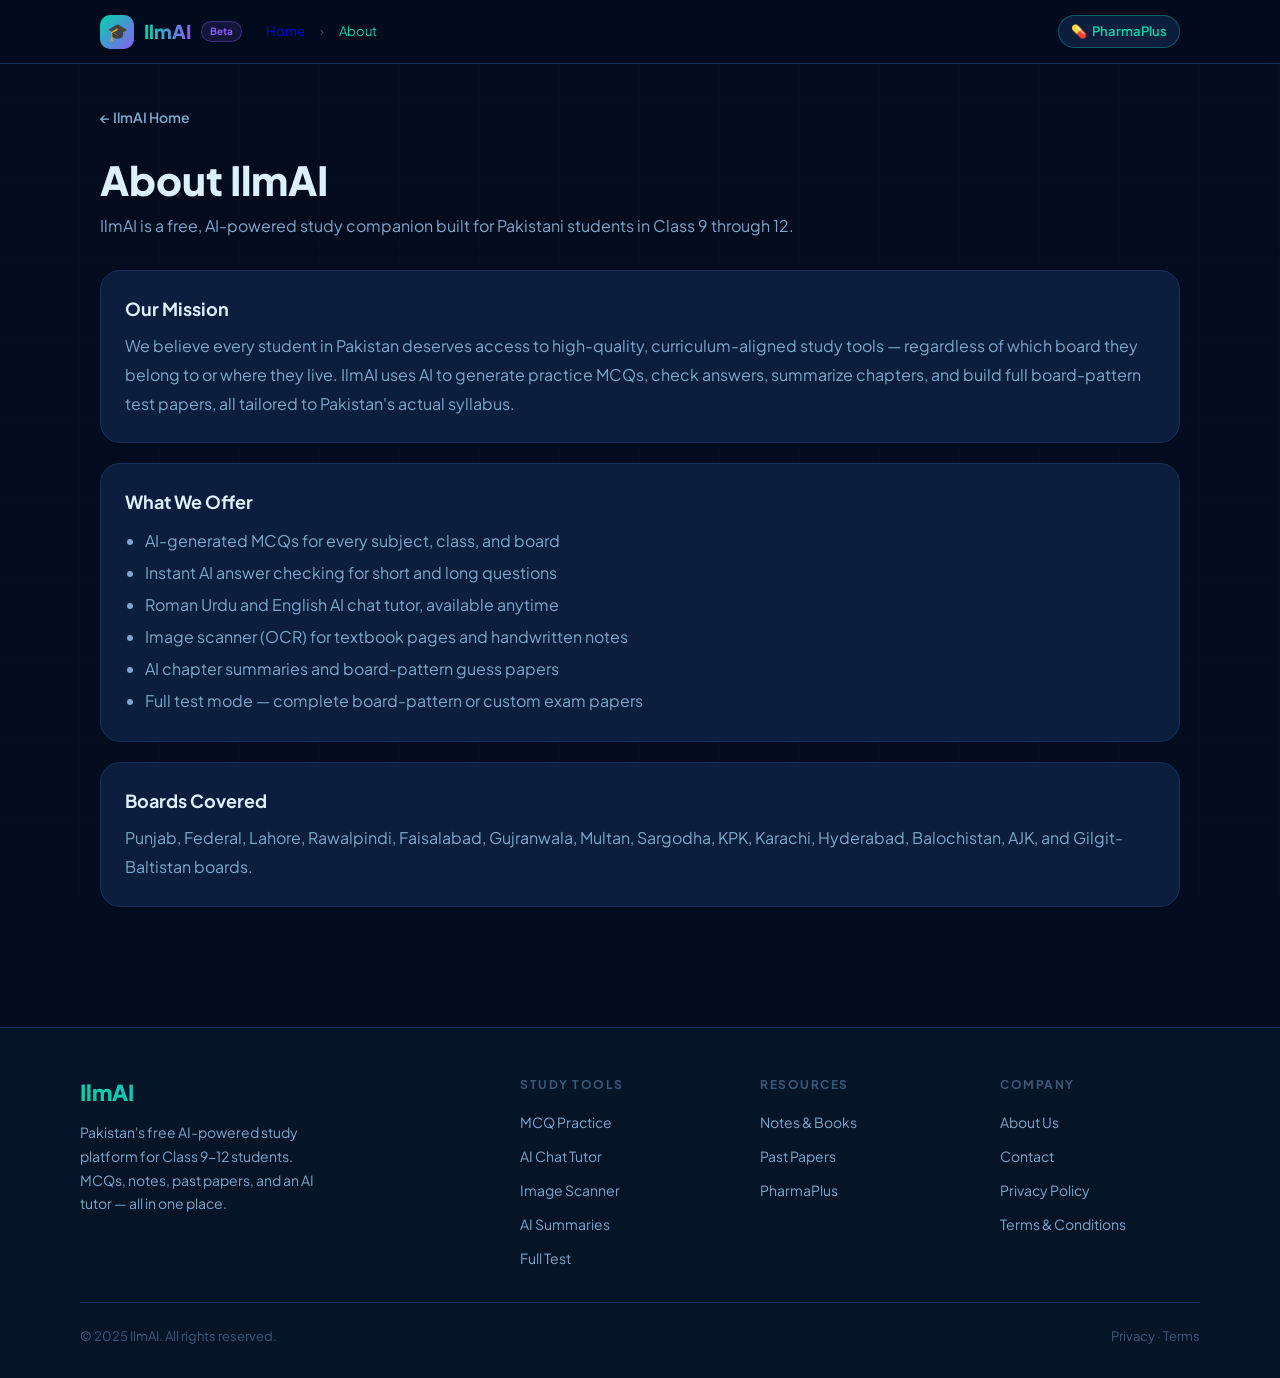
<file: pages/about.html>
<!DOCTYPE html>
<html lang="en">
<head>
<meta charset="UTF-8">
<meta name="viewport" content="width=device-width, initial-scale=1.0">
<title>About IlmAI — Pakistan's AI Study Platform</title>
<meta name="description" content="Learn about IlmAI, Pakistan's free AI-powered study platform helping Class 9-12 students with AI MCQs, notes, past papers, and an AI tutor across all boards.">
<meta name="keywords" content="about IlmAI, Pakistan AI education, study platform Pakistan">
<link rel="canonical" href="https://ilmai.study/pages/about.html">
<meta name="robots" content="index, follow">
<meta name="theme-color" content="#00D4AA">

<meta property="og:type" content="website">
<meta property="og:site_name" content="IlmAI">
<meta property="og:title" content="About IlmAI — Pakistan's AI Study Platform">
<meta property="og:description" content="Learn about IlmAI, Pakistan's free AI-powered study platform helping Class 9-12 students with AI MCQs, notes, past papers, and an AI tutor across all boards.">
<meta property="og:url" content="https://ilmai.study/pages/about.html">
<meta property="og:image" content="https://ilmai.study/images/og-cover.png">

<meta name="twitter:card" content="summary_large_image">
<meta name="twitter:title" content="About IlmAI — Pakistan's AI Study Platform">
<meta name="twitter:description" content="Learn about IlmAI, Pakistan's free AI-powered study platform helping Class 9-12 students with AI MCQs, notes, past papers, and an AI tutor across all boards.">
<meta name="twitter:image" content="https://ilmai.study/images/og-cover.png">

<link rel="icon" type="image/svg+xml" href="data:image/svg+xml,%3Csvg xmlns='http://www.w3.org/2000/svg' viewBox='0 0 100 100'%3E%3Crect width='100' height='100' rx='22' fill='%2300D4AA'/%3E%3Ctext y='.72em' font-size='58' x='50%25' text-anchor='middle' fill='%23030c1e'%3E🎓%3C/text%3E%3C/svg%3E">
<link rel="preconnect" href="https://fonts.googleapis.com">
<link rel="preconnect" href="https://fonts.gstatic.com" crossorigin>
<link href="https://fonts.googleapis.com/css2?family=Plus+Jakarta+Sans:wght@300;400;500;600;700;800&display=swap" rel="stylesheet">
<link rel="stylesheet" href="/css/style.css">
<link rel="stylesheet" href="/css/components.css">
<link rel="stylesheet" href="/css/responsive.css">

<script type="application/ld+json">
{
  "@context": "https://schema.org",
  "@type": "BreadcrumbList",
  "itemListElement": [
    {"@type":"ListItem","position":1,"name":"Home","item":"https://ilmai.study/"},
    {"@type":"ListItem","position":2,"name":"About","item":"https://ilmai.study/pages/about.html"}
  ]
}
</script>

</head>
<body>
<a href="#main-content" class="skip-link">Skip to main content</a>
<div id="app">
<header id="hdr">
  <div class="hdr-in">
    <a class="logo" href="/" aria-label="IlmAI home">
      <div class="logo-ic" aria-hidden="true">🎓</div>
      <span class="logo-nm">IlmAI</span>
      <span class="logo-bx">Beta</span>
    </a>
    <nav class="bc" aria-label="Breadcrumb">
      <a href="/" class="bc-i" style="text-decoration:none">Home</a>
      <span class="bc-sep">›</span>
      <span class="bc-i cur">About</span>
    </nav>
    <div class="hdr-r">
      <a href="/pharmaPlus.html" class="spl" style="color:var(--p);border-color:rgba(0,212,170,.35)">💊 <span class="txt">PharmaPlus</span></a>
    </div>
  </div>
</header>
<main id="main-content">
<div class="pw">
<button class="bk" onclick="window.location.href='/'">← IlmAI Home</button>
<h1 class="h1">About IlmAI</h1>
<p class="sub">IlmAI is a free, AI-powered study companion built for Pakistani students in Class 9 through 12.</p>
  <div class="crd" style="margin-bottom:20px">
    <h2 style="font-size:18px;margin-bottom:10px">Our Mission</h2>
    <p style="color:var(--t2);line-height:1.8">We believe every student in Pakistan deserves access to high-quality, curriculum-aligned study tools — regardless of which board they belong to or where they live. IlmAI uses AI to generate practice MCQs, check answers, summarize chapters, and build full board-pattern test papers, all tailored to Pakistan's actual syllabus.</p>
  </div>
  <div class="crd" style="margin-bottom:20px">
    <h2 style="font-size:18px;margin-bottom:10px">What We Offer</h2>
    <ul style="color:var(--t2);line-height:2;padding-left:20px">
      <li>AI-generated MCQs for every subject, class, and board</li>
      <li>Instant AI answer checking for short and long questions</li>
      <li>Roman Urdu and English AI chat tutor, available anytime</li>
      <li>Image scanner (OCR) for textbook pages and handwritten notes</li>
      <li>AI chapter summaries and board-pattern guess papers</li>
      <li>Full test mode — complete board-pattern or custom exam papers</li>
    </ul>
  </div>
  <div class="crd">
    <h2 style="font-size:18px;margin-bottom:10px">Boards Covered</h2>
    <p style="color:var(--t2);line-height:1.8">Punjab, Federal, Lahore, Rawalpindi, Faisalabad, Gujranwala, Multan, Sargodha, KPK, Karachi, Hyderabad, Balochistan, AJK, and Gilgit-Baltistan boards.</p>
  </div>
</div>
</main>
<footer class="site-footer">
  <div class="footer-inner">
    <div class="footer-brand">
      <div class="logo-nm">IlmAI</div>
      <p>Pakistan's free AI-powered study platform for Class 9-12 students. MCQs, notes, past papers, and an AI tutor — all in one place.</p>
    </div>
    <div class="footer-col">
      <h4>Study Tools</h4>
      <ul>
        <li><a href="/pages/mcqs.html">MCQ Practice</a></li>
        <li><a href="/pages/ai-chat.html">AI Chat Tutor</a></li>
        <li><a href="/pages/image-scan.html">Image Scanner</a></li>
        <li><a href="/pages/summaries.html">AI Summaries</a></li>
        <li><a href="/pages/full-test.html">Full Test</a></li>
      </ul>
    </div>
    <div class="footer-col">
      <h4>Resources</h4>
      <ul>
        <li><a href="/pages/notes.html">Notes &amp; Books</a></li>
        <li><a href="/pages/past-papers.html">Past Papers</a></li>
        <li><a href="/pharmaPlus.html">PharmaPlus</a></li>
      </ul>
    </div>
    <div class="footer-col">
      <h4>Company</h4>
      <ul>
        <li><a href="/pages/about.html">About Us</a></li>
        <li><a href="/pages/contact.html">Contact</a></li>
        <li><a href="/pages/privacy.html">Privacy Policy</a></li>
        <li><a href="/pages/terms.html">Terms &amp; Conditions</a></li>
      </ul>
    </div>
  </div>
  <div class="footer-bottom">
    <span>© 2025 IlmAI. All rights reserved.</span>
    <span><a href="/pages/privacy.html">Privacy</a> · <a href="/pages/terms.html">Terms</a></span>
  </div>
</footer>
</div>
</body>
</html>
</file>
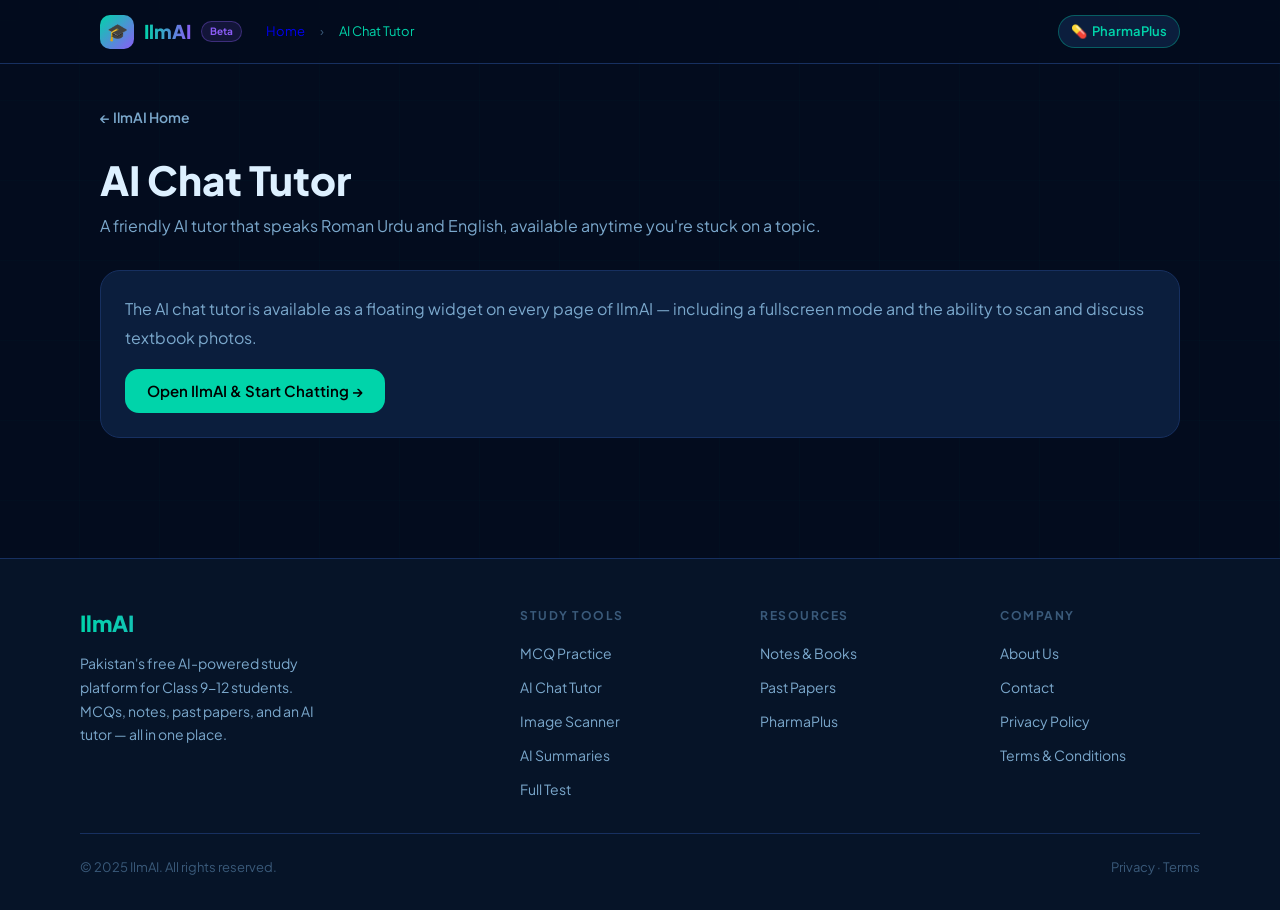
<file: pages/ai-chat.html>
<!DOCTYPE html>
<html lang="en">
<head>
<meta charset="UTF-8">
<meta name="viewport" content="width=device-width, initial-scale=1.0">
<title>AI Chat Tutor — Roman Urdu & English | IlmAI</title>
<meta name="description" content="Chat with IlmAI's free AI tutor in Roman Urdu or English. Ask study questions, upload photos of textbook pages, and get instant help.">
<meta name="keywords" content="AI tutor Pakistan, Roman Urdu AI chat, study chatbot">
<link rel="canonical" href="https://ilmai.study/pages/ai-chat.html">
<meta name="robots" content="index, follow">
<meta name="theme-color" content="#00D4AA">

<meta property="og:type" content="website">
<meta property="og:site_name" content="IlmAI">
<meta property="og:title" content="AI Chat Tutor — Roman Urdu & English | IlmAI">
<meta property="og:description" content="Chat with IlmAI's free AI tutor in Roman Urdu or English. Ask study questions, upload photos of textbook pages, and get instant help.">
<meta property="og:url" content="https://ilmai.study/pages/ai-chat.html">
<meta property="og:image" content="https://ilmai.study/images/og-cover.png">

<meta name="twitter:card" content="summary_large_image">
<meta name="twitter:title" content="AI Chat Tutor — Roman Urdu & English | IlmAI">
<meta name="twitter:description" content="Chat with IlmAI's free AI tutor in Roman Urdu or English. Ask study questions, upload photos of textbook pages, and get instant help.">
<meta name="twitter:image" content="https://ilmai.study/images/og-cover.png">

<link rel="icon" type="image/svg+xml" href="data:image/svg+xml,%3Csvg xmlns='http://www.w3.org/2000/svg' viewBox='0 0 100 100'%3E%3Crect width='100' height='100' rx='22' fill='%2300D4AA'/%3E%3Ctext y='.72em' font-size='58' x='50%25' text-anchor='middle' fill='%23030c1e'%3E🎓%3C/text%3E%3C/svg%3E">
<link rel="preconnect" href="https://fonts.googleapis.com">
<link rel="preconnect" href="https://fonts.gstatic.com" crossorigin>
<link href="https://fonts.googleapis.com/css2?family=Plus+Jakarta+Sans:wght@300;400;500;600;700;800&display=swap" rel="stylesheet">
<link rel="stylesheet" href="/css/style.css">
<link rel="stylesheet" href="/css/components.css">
<link rel="stylesheet" href="/css/responsive.css">

<script type="application/ld+json">
{
  "@context": "https://schema.org",
  "@type": "BreadcrumbList",
  "itemListElement": [
    {"@type":"ListItem","position":1,"name":"Home","item":"https://ilmai.study/"},
    {"@type":"ListItem","position":2,"name":"AI Chat Tutor","item":"https://ilmai.study/pages/ai-chat.html"}
  ]
}
</script>

</head>
<body>
<a href="#main-content" class="skip-link">Skip to main content</a>
<div id="app">
<header id="hdr">
  <div class="hdr-in">
    <a class="logo" href="/" aria-label="IlmAI home">
      <div class="logo-ic" aria-hidden="true">🎓</div>
      <span class="logo-nm">IlmAI</span>
      <span class="logo-bx">Beta</span>
    </a>
    <nav class="bc" aria-label="Breadcrumb">
      <a href="/" class="bc-i" style="text-decoration:none">Home</a>
      <span class="bc-sep">›</span>
      <span class="bc-i cur">AI Chat Tutor</span>
    </nav>
    <div class="hdr-r">
      <a href="/pharmaPlus.html" class="spl" style="color:var(--p);border-color:rgba(0,212,170,.35)">💊 <span class="txt">PharmaPlus</span></a>
    </div>
  </div>
</header>
<main id="main-content">
<div class="pw">
<button class="bk" onclick="window.location.href='/'">← IlmAI Home</button>
<h1 class="h1">AI Chat Tutor</h1>
<p class="sub">A friendly AI tutor that speaks Roman Urdu and English, available anytime you're stuck on a topic.</p>
  <div class="crd">
    <p style="color:var(--t2);line-height:1.8;margin-bottom:16px">The AI chat tutor is available as a floating widget on every page of IlmAI — including a fullscreen mode and the ability to scan and discuss textbook photos.</p>
    <a href="/" class="btn btn-p">Open IlmAI &amp; Start Chatting →</a>
  </div>
</div>
</main>
<footer class="site-footer">
  <div class="footer-inner">
    <div class="footer-brand">
      <div class="logo-nm">IlmAI</div>
      <p>Pakistan's free AI-powered study platform for Class 9-12 students. MCQs, notes, past papers, and an AI tutor — all in one place.</p>
    </div>
    <div class="footer-col">
      <h4>Study Tools</h4>
      <ul>
        <li><a href="/pages/mcqs.html">MCQ Practice</a></li>
        <li><a href="/pages/ai-chat.html">AI Chat Tutor</a></li>
        <li><a href="/pages/image-scan.html">Image Scanner</a></li>
        <li><a href="/pages/summaries.html">AI Summaries</a></li>
        <li><a href="/pages/full-test.html">Full Test</a></li>
      </ul>
    </div>
    <div class="footer-col">
      <h4>Resources</h4>
      <ul>
        <li><a href="/pages/notes.html">Notes &amp; Books</a></li>
        <li><a href="/pages/past-papers.html">Past Papers</a></li>
        <li><a href="/pharmaPlus.html">PharmaPlus</a></li>
      </ul>
    </div>
    <div class="footer-col">
      <h4>Company</h4>
      <ul>
        <li><a href="/pages/about.html">About Us</a></li>
        <li><a href="/pages/contact.html">Contact</a></li>
        <li><a href="/pages/privacy.html">Privacy Policy</a></li>
        <li><a href="/pages/terms.html">Terms &amp; Conditions</a></li>
      </ul>
    </div>
  </div>
  <div class="footer-bottom">
    <span>© 2025 IlmAI. All rights reserved.</span>
    <span><a href="/pages/privacy.html">Privacy</a> · <a href="/pages/terms.html">Terms</a></span>
  </div>
</footer>
</div>
</body>
</html>
</file>
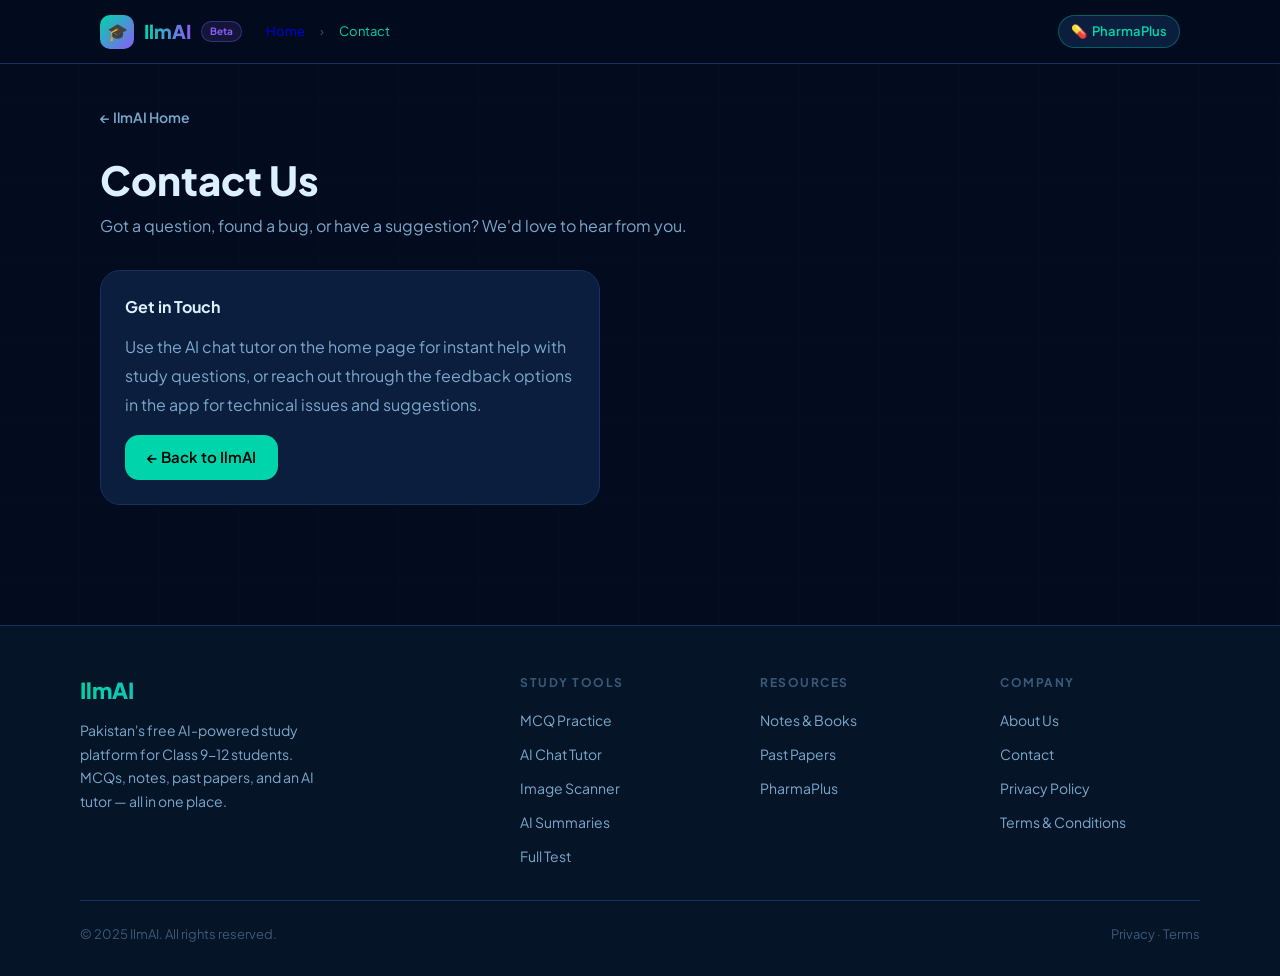
<file: pages/contact.html>
<!DOCTYPE html>
<html lang="en">
<head>
<meta charset="UTF-8">
<meta name="viewport" content="width=device-width, initial-scale=1.0">
<title>Contact IlmAI — Get in Touch</title>
<meta name="description" content="Have a question, suggestion, or issue with IlmAI? Reach out to the IlmAI team — we'd love to hear from you.">
<meta name="keywords" content="contact IlmAI, IlmAI support, IlmAI feedback">
<link rel="canonical" href="https://ilmai.study/pages/contact.html">
<meta name="robots" content="index, follow">
<meta name="theme-color" content="#00D4AA">

<meta property="og:type" content="website">
<meta property="og:site_name" content="IlmAI">
<meta property="og:title" content="Contact IlmAI — Get in Touch">
<meta property="og:description" content="Have a question, suggestion, or issue with IlmAI? Reach out to the IlmAI team — we'd love to hear from you.">
<meta property="og:url" content="https://ilmai.study/pages/contact.html">
<meta property="og:image" content="https://ilmai.study/images/og-cover.png">

<meta name="twitter:card" content="summary_large_image">
<meta name="twitter:title" content="Contact IlmAI — Get in Touch">
<meta name="twitter:description" content="Have a question, suggestion, or issue with IlmAI? Reach out to the IlmAI team — we'd love to hear from you.">
<meta name="twitter:image" content="https://ilmai.study/images/og-cover.png">

<link rel="icon" type="image/svg+xml" href="data:image/svg+xml,%3Csvg xmlns='http://www.w3.org/2000/svg' viewBox='0 0 100 100'%3E%3Crect width='100' height='100' rx='22' fill='%2300D4AA'/%3E%3Ctext y='.72em' font-size='58' x='50%25' text-anchor='middle' fill='%23030c1e'%3E🎓%3C/text%3E%3C/svg%3E">
<link rel="preconnect" href="https://fonts.googleapis.com">
<link rel="preconnect" href="https://fonts.gstatic.com" crossorigin>
<link href="https://fonts.googleapis.com/css2?family=Plus+Jakarta+Sans:wght@300;400;500;600;700;800&display=swap" rel="stylesheet">
<link rel="stylesheet" href="/css/style.css">
<link rel="stylesheet" href="/css/components.css">
<link rel="stylesheet" href="/css/responsive.css">

<script type="application/ld+json">
{
  "@context": "https://schema.org",
  "@type": "BreadcrumbList",
  "itemListElement": [
    {"@type":"ListItem","position":1,"name":"Home","item":"https://ilmai.study/"},
    {"@type":"ListItem","position":2,"name":"Contact","item":"https://ilmai.study/pages/contact.html"}
  ]
}
</script>

</head>
<body>
<a href="#main-content" class="skip-link">Skip to main content</a>
<div id="app">
<header id="hdr">
  <div class="hdr-in">
    <a class="logo" href="/" aria-label="IlmAI home">
      <div class="logo-ic" aria-hidden="true">🎓</div>
      <span class="logo-nm">IlmAI</span>
      <span class="logo-bx">Beta</span>
    </a>
    <nav class="bc" aria-label="Breadcrumb">
      <a href="/" class="bc-i" style="text-decoration:none">Home</a>
      <span class="bc-sep">›</span>
      <span class="bc-i cur">Contact</span>
    </nav>
    <div class="hdr-r">
      <a href="/pharmaPlus.html" class="spl" style="color:var(--p);border-color:rgba(0,212,170,.35)">💊 <span class="txt">PharmaPlus</span></a>
    </div>
  </div>
</header>
<main id="main-content">
<div class="pw">
<button class="bk" onclick="window.location.href='/'">← IlmAI Home</button>
<h1 class="h1">Contact Us</h1>
<p class="sub">Got a question, found a bug, or have a suggestion? We'd love to hear from you.</p>
  <div class="crd" style="max-width:500px">
    <h2 style="font-size:16px;margin-bottom:14px">Get in Touch</h2>
    <p style="color:var(--t2);line-height:1.8;margin-bottom:16px">Use the AI chat tutor on the home page for instant help with study questions, or reach out through the feedback options in the app for technical issues and suggestions.</p>
    <a href="/" class="btn btn-p">← Back to IlmAI</a>
  </div>
</div>
</main>
<footer class="site-footer">
  <div class="footer-inner">
    <div class="footer-brand">
      <div class="logo-nm">IlmAI</div>
      <p>Pakistan's free AI-powered study platform for Class 9-12 students. MCQs, notes, past papers, and an AI tutor — all in one place.</p>
    </div>
    <div class="footer-col">
      <h4>Study Tools</h4>
      <ul>
        <li><a href="/pages/mcqs.html">MCQ Practice</a></li>
        <li><a href="/pages/ai-chat.html">AI Chat Tutor</a></li>
        <li><a href="/pages/image-scan.html">Image Scanner</a></li>
        <li><a href="/pages/summaries.html">AI Summaries</a></li>
        <li><a href="/pages/full-test.html">Full Test</a></li>
      </ul>
    </div>
    <div class="footer-col">
      <h4>Resources</h4>
      <ul>
        <li><a href="/pages/notes.html">Notes &amp; Books</a></li>
        <li><a href="/pages/past-papers.html">Past Papers</a></li>
        <li><a href="/pharmaPlus.html">PharmaPlus</a></li>
      </ul>
    </div>
    <div class="footer-col">
      <h4>Company</h4>
      <ul>
        <li><a href="/pages/about.html">About Us</a></li>
        <li><a href="/pages/contact.html">Contact</a></li>
        <li><a href="/pages/privacy.html">Privacy Policy</a></li>
        <li><a href="/pages/terms.html">Terms &amp; Conditions</a></li>
      </ul>
    </div>
  </div>
  <div class="footer-bottom">
    <span>© 2025 IlmAI. All rights reserved.</span>
    <span><a href="/pages/privacy.html">Privacy</a> · <a href="/pages/terms.html">Terms</a></span>
  </div>
</footer>
</div>
</body>
</html>
</file>
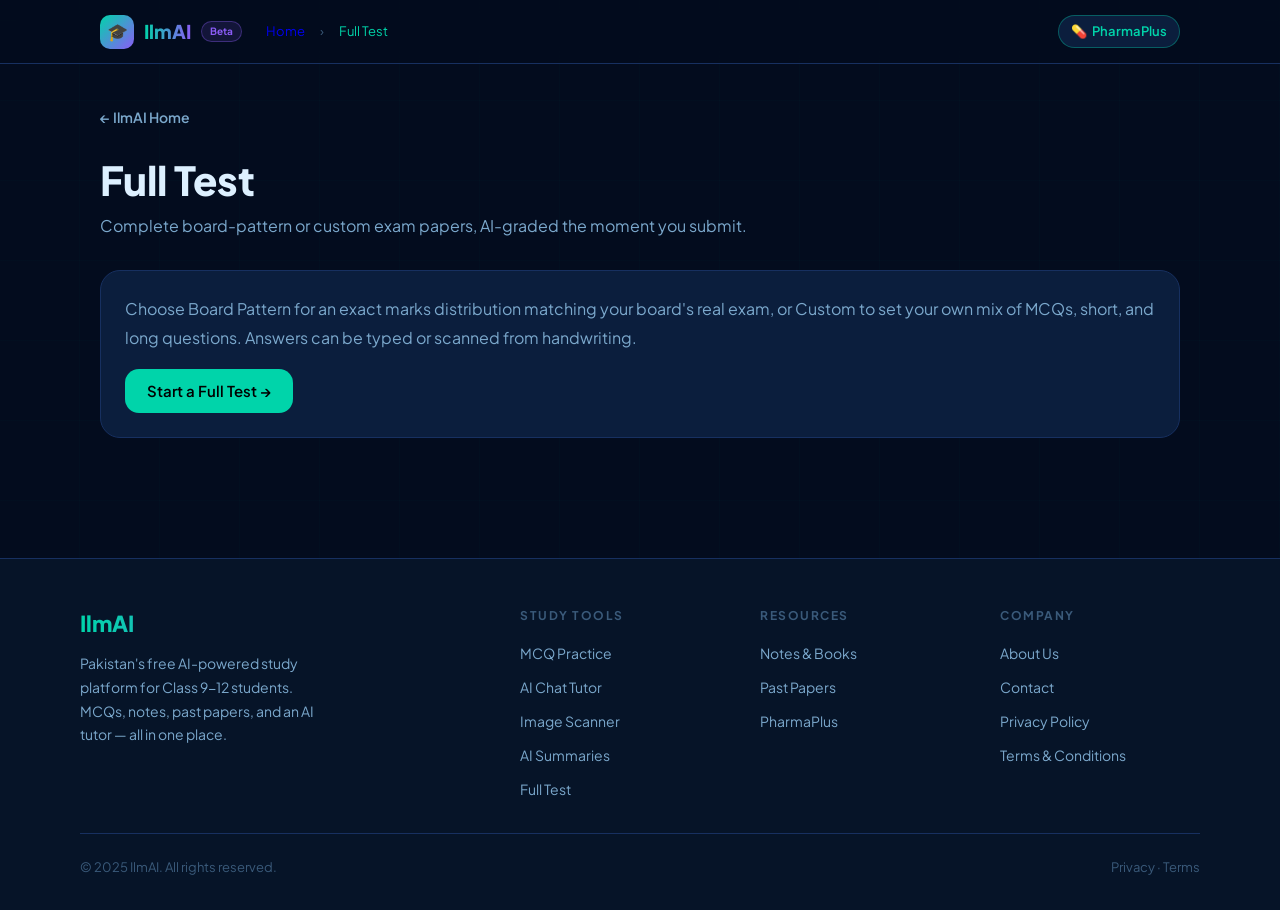
<file: pages/full-test.html>
<!DOCTYPE html>
<html lang="en">
<head>
<meta charset="UTF-8">
<meta name="viewport" content="width=device-width, initial-scale=1.0">
<title>Full Test — Board Pattern Exam Papers | IlmAI</title>
<meta name="description" content="Take a complete board-pattern or custom test paper with MCQs, short questions, and long questions — AI-graded instantly.">
<meta name="keywords" content="full test Pakistan, board pattern paper, mock exam">
<link rel="canonical" href="https://ilmai.study/pages/full-test.html">
<meta name="robots" content="index, follow">
<meta name="theme-color" content="#00D4AA">

<meta property="og:type" content="website">
<meta property="og:site_name" content="IlmAI">
<meta property="og:title" content="Full Test — Board Pattern Exam Papers | IlmAI">
<meta property="og:description" content="Take a complete board-pattern or custom test paper with MCQs, short questions, and long questions — AI-graded instantly.">
<meta property="og:url" content="https://ilmai.study/pages/full-test.html">
<meta property="og:image" content="https://ilmai.study/images/og-cover.png">

<meta name="twitter:card" content="summary_large_image">
<meta name="twitter:title" content="Full Test — Board Pattern Exam Papers | IlmAI">
<meta name="twitter:description" content="Take a complete board-pattern or custom test paper with MCQs, short questions, and long questions — AI-graded instantly.">
<meta name="twitter:image" content="https://ilmai.study/images/og-cover.png">

<link rel="icon" type="image/svg+xml" href="data:image/svg+xml,%3Csvg xmlns='http://www.w3.org/2000/svg' viewBox='0 0 100 100'%3E%3Crect width='100' height='100' rx='22' fill='%2300D4AA'/%3E%3Ctext y='.72em' font-size='58' x='50%25' text-anchor='middle' fill='%23030c1e'%3E🎓%3C/text%3E%3C/svg%3E">
<link rel="preconnect" href="https://fonts.googleapis.com">
<link rel="preconnect" href="https://fonts.gstatic.com" crossorigin>
<link href="https://fonts.googleapis.com/css2?family=Plus+Jakarta+Sans:wght@300;400;500;600;700;800&display=swap" rel="stylesheet">
<link rel="stylesheet" href="/css/style.css">
<link rel="stylesheet" href="/css/components.css">
<link rel="stylesheet" href="/css/responsive.css">

<script type="application/ld+json">
{
  "@context": "https://schema.org",
  "@type": "BreadcrumbList",
  "itemListElement": [
    {"@type":"ListItem","position":1,"name":"Home","item":"https://ilmai.study/"},
    {"@type":"ListItem","position":2,"name":"Full Test","item":"https://ilmai.study/pages/full-test.html"}
  ]
}
</script>

</head>
<body>
<a href="#main-content" class="skip-link">Skip to main content</a>
<div id="app">
<header id="hdr">
  <div class="hdr-in">
    <a class="logo" href="/" aria-label="IlmAI home">
      <div class="logo-ic" aria-hidden="true">🎓</div>
      <span class="logo-nm">IlmAI</span>
      <span class="logo-bx">Beta</span>
    </a>
    <nav class="bc" aria-label="Breadcrumb">
      <a href="/" class="bc-i" style="text-decoration:none">Home</a>
      <span class="bc-sep">›</span>
      <span class="bc-i cur">Full Test</span>
    </nav>
    <div class="hdr-r">
      <a href="/pharmaPlus.html" class="spl" style="color:var(--p);border-color:rgba(0,212,170,.35)">💊 <span class="txt">PharmaPlus</span></a>
    </div>
  </div>
</header>
<main id="main-content">
<div class="pw">
<button class="bk" onclick="window.location.href='/'">← IlmAI Home</button>
<h1 class="h1">Full Test</h1>
<p class="sub">Complete board-pattern or custom exam papers, AI-graded the moment you submit.</p>
  <div class="crd">
    <p style="color:var(--t2);line-height:1.8;margin-bottom:16px">Choose Board Pattern for an exact marks distribution matching your board's real exam, or Custom to set your own mix of MCQs, short, and long questions. Answers can be typed or scanned from handwriting.</p>
    <a href="/" class="btn btn-p">Start a Full Test →</a>
  </div>
</div>
</main>
<footer class="site-footer">
  <div class="footer-inner">
    <div class="footer-brand">
      <div class="logo-nm">IlmAI</div>
      <p>Pakistan's free AI-powered study platform for Class 9-12 students. MCQs, notes, past papers, and an AI tutor — all in one place.</p>
    </div>
    <div class="footer-col">
      <h4>Study Tools</h4>
      <ul>
        <li><a href="/pages/mcqs.html">MCQ Practice</a></li>
        <li><a href="/pages/ai-chat.html">AI Chat Tutor</a></li>
        <li><a href="/pages/image-scan.html">Image Scanner</a></li>
        <li><a href="/pages/summaries.html">AI Summaries</a></li>
        <li><a href="/pages/full-test.html">Full Test</a></li>
      </ul>
    </div>
    <div class="footer-col">
      <h4>Resources</h4>
      <ul>
        <li><a href="/pages/notes.html">Notes &amp; Books</a></li>
        <li><a href="/pages/past-papers.html">Past Papers</a></li>
        <li><a href="/pharmaPlus.html">PharmaPlus</a></li>
      </ul>
    </div>
    <div class="footer-col">
      <h4>Company</h4>
      <ul>
        <li><a href="/pages/about.html">About Us</a></li>
        <li><a href="/pages/contact.html">Contact</a></li>
        <li><a href="/pages/privacy.html">Privacy Policy</a></li>
        <li><a href="/pages/terms.html">Terms &amp; Conditions</a></li>
      </ul>
    </div>
  </div>
  <div class="footer-bottom">
    <span>© 2025 IlmAI. All rights reserved.</span>
    <span><a href="/pages/privacy.html">Privacy</a> · <a href="/pages/terms.html">Terms</a></span>
  </div>
</footer>
</div>
</body>
</html>
</file>
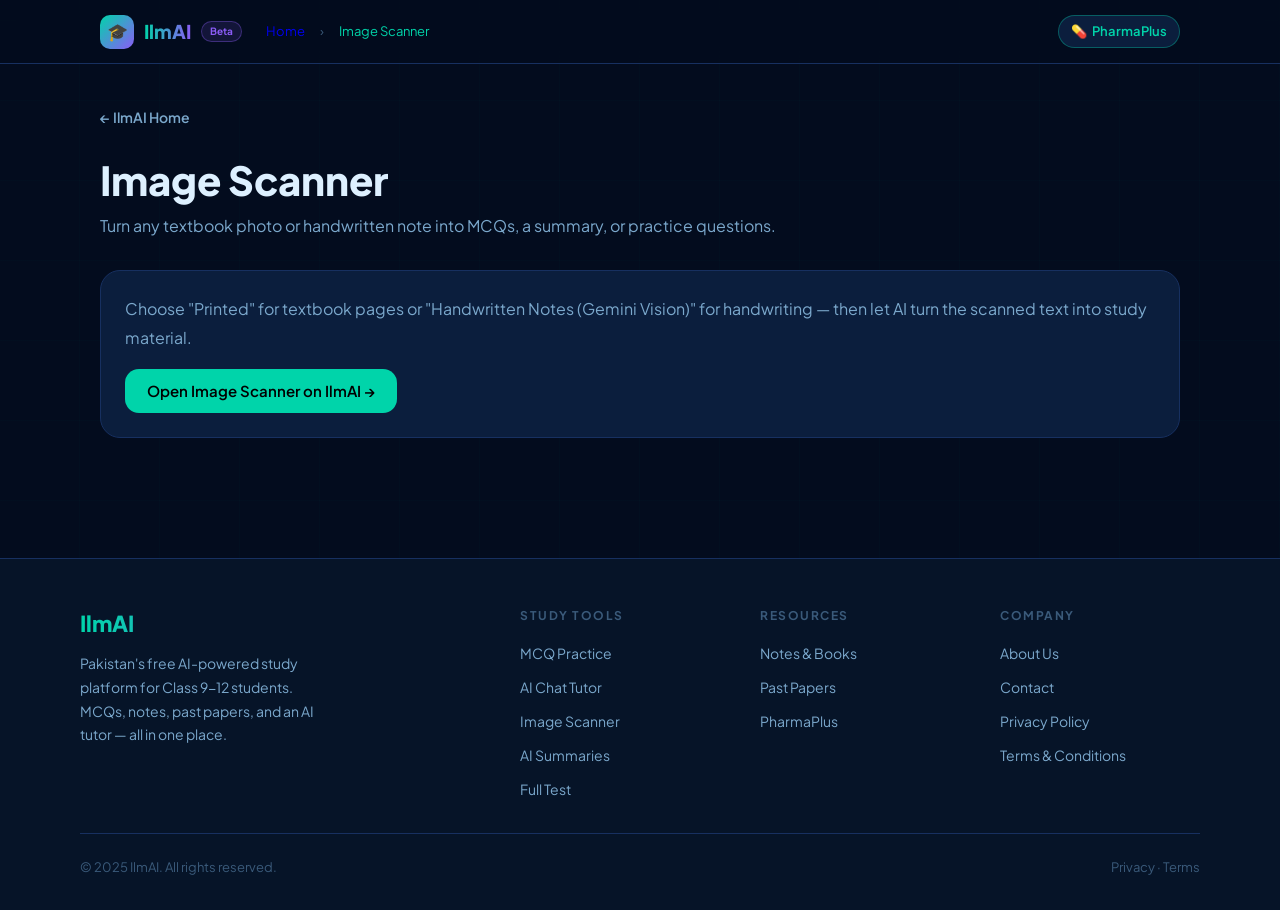
<file: pages/image-scan.html>
<!DOCTYPE html>
<html lang="en">
<head>
<meta charset="UTF-8">
<meta name="viewport" content="width=device-width, initial-scale=1.0">
<title>Image Scanner (OCR) — Scan Textbooks & Notes | IlmAI</title>
<meta name="description" content="Scan textbook pages or handwritten notes with IlmAI's AI-powered image scanner. Get instant MCQs, summaries, or short questions from any photo.">
<meta name="keywords" content="OCR Pakistan, scan textbook AI, handwritten notes scanner">
<link rel="canonical" href="https://ilmai.study/pages/image-scan.html">
<meta name="robots" content="index, follow">
<meta name="theme-color" content="#00D4AA">

<meta property="og:type" content="website">
<meta property="og:site_name" content="IlmAI">
<meta property="og:title" content="Image Scanner (OCR) — Scan Textbooks & Notes | IlmAI">
<meta property="og:description" content="Scan textbook pages or handwritten notes with IlmAI's AI-powered image scanner. Get instant MCQs, summaries, or short questions from any photo.">
<meta property="og:url" content="https://ilmai.study/pages/image-scan.html">
<meta property="og:image" content="https://ilmai.study/images/og-cover.png">

<meta name="twitter:card" content="summary_large_image">
<meta name="twitter:title" content="Image Scanner (OCR) — Scan Textbooks & Notes | IlmAI">
<meta name="twitter:description" content="Scan textbook pages or handwritten notes with IlmAI's AI-powered image scanner. Get instant MCQs, summaries, or short questions from any photo.">
<meta name="twitter:image" content="https://ilmai.study/images/og-cover.png">

<link rel="icon" type="image/svg+xml" href="data:image/svg+xml,%3Csvg xmlns='http://www.w3.org/2000/svg' viewBox='0 0 100 100'%3E%3Crect width='100' height='100' rx='22' fill='%2300D4AA'/%3E%3Ctext y='.72em' font-size='58' x='50%25' text-anchor='middle' fill='%23030c1e'%3E🎓%3C/text%3E%3C/svg%3E">
<link rel="preconnect" href="https://fonts.googleapis.com">
<link rel="preconnect" href="https://fonts.gstatic.com" crossorigin>
<link href="https://fonts.googleapis.com/css2?family=Plus+Jakarta+Sans:wght@300;400;500;600;700;800&display=swap" rel="stylesheet">
<link rel="stylesheet" href="/css/style.css">
<link rel="stylesheet" href="/css/components.css">
<link rel="stylesheet" href="/css/responsive.css">

<script type="application/ld+json">
{
  "@context": "https://schema.org",
  "@type": "BreadcrumbList",
  "itemListElement": [
    {"@type":"ListItem","position":1,"name":"Home","item":"https://ilmai.study/"},
    {"@type":"ListItem","position":2,"name":"Image Scanner","item":"https://ilmai.study/pages/image-scan.html"}
  ]
}
</script>

</head>
<body>
<a href="#main-content" class="skip-link">Skip to main content</a>
<div id="app">
<header id="hdr">
  <div class="hdr-in">
    <a class="logo" href="/" aria-label="IlmAI home">
      <div class="logo-ic" aria-hidden="true">🎓</div>
      <span class="logo-nm">IlmAI</span>
      <span class="logo-bx">Beta</span>
    </a>
    <nav class="bc" aria-label="Breadcrumb">
      <a href="/" class="bc-i" style="text-decoration:none">Home</a>
      <span class="bc-sep">›</span>
      <span class="bc-i cur">Image Scanner</span>
    </nav>
    <div class="hdr-r">
      <a href="/pharmaPlus.html" class="spl" style="color:var(--p);border-color:rgba(0,212,170,.35)">💊 <span class="txt">PharmaPlus</span></a>
    </div>
  </div>
</header>
<main id="main-content">
<div class="pw">
<button class="bk" onclick="window.location.href='/'">← IlmAI Home</button>
<h1 class="h1">Image Scanner</h1>
<p class="sub">Turn any textbook photo or handwritten note into MCQs, a summary, or practice questions.</p>
  <div class="crd">
    <p style="color:var(--t2);line-height:1.8;margin-bottom:16px">Choose "Printed" for textbook pages or "Handwritten Notes (Gemini Vision)" for handwriting — then let AI turn the scanned text into study material.</p>
    <a href="/" class="btn btn-p">Open Image Scanner on IlmAI →</a>
  </div>
</div>
</main>
<footer class="site-footer">
  <div class="footer-inner">
    <div class="footer-brand">
      <div class="logo-nm">IlmAI</div>
      <p>Pakistan's free AI-powered study platform for Class 9-12 students. MCQs, notes, past papers, and an AI tutor — all in one place.</p>
    </div>
    <div class="footer-col">
      <h4>Study Tools</h4>
      <ul>
        <li><a href="/pages/mcqs.html">MCQ Practice</a></li>
        <li><a href="/pages/ai-chat.html">AI Chat Tutor</a></li>
        <li><a href="/pages/image-scan.html">Image Scanner</a></li>
        <li><a href="/pages/summaries.html">AI Summaries</a></li>
        <li><a href="/pages/full-test.html">Full Test</a></li>
      </ul>
    </div>
    <div class="footer-col">
      <h4>Resources</h4>
      <ul>
        <li><a href="/pages/notes.html">Notes &amp; Books</a></li>
        <li><a href="/pages/past-papers.html">Past Papers</a></li>
        <li><a href="/pharmaPlus.html">PharmaPlus</a></li>
      </ul>
    </div>
    <div class="footer-col">
      <h4>Company</h4>
      <ul>
        <li><a href="/pages/about.html">About Us</a></li>
        <li><a href="/pages/contact.html">Contact</a></li>
        <li><a href="/pages/privacy.html">Privacy Policy</a></li>
        <li><a href="/pages/terms.html">Terms &amp; Conditions</a></li>
      </ul>
    </div>
  </div>
  <div class="footer-bottom">
    <span>© 2025 IlmAI. All rights reserved.</span>
    <span><a href="/pages/privacy.html">Privacy</a> · <a href="/pages/terms.html">Terms</a></span>
  </div>
</footer>
</div>
</body>
</html>
</file>
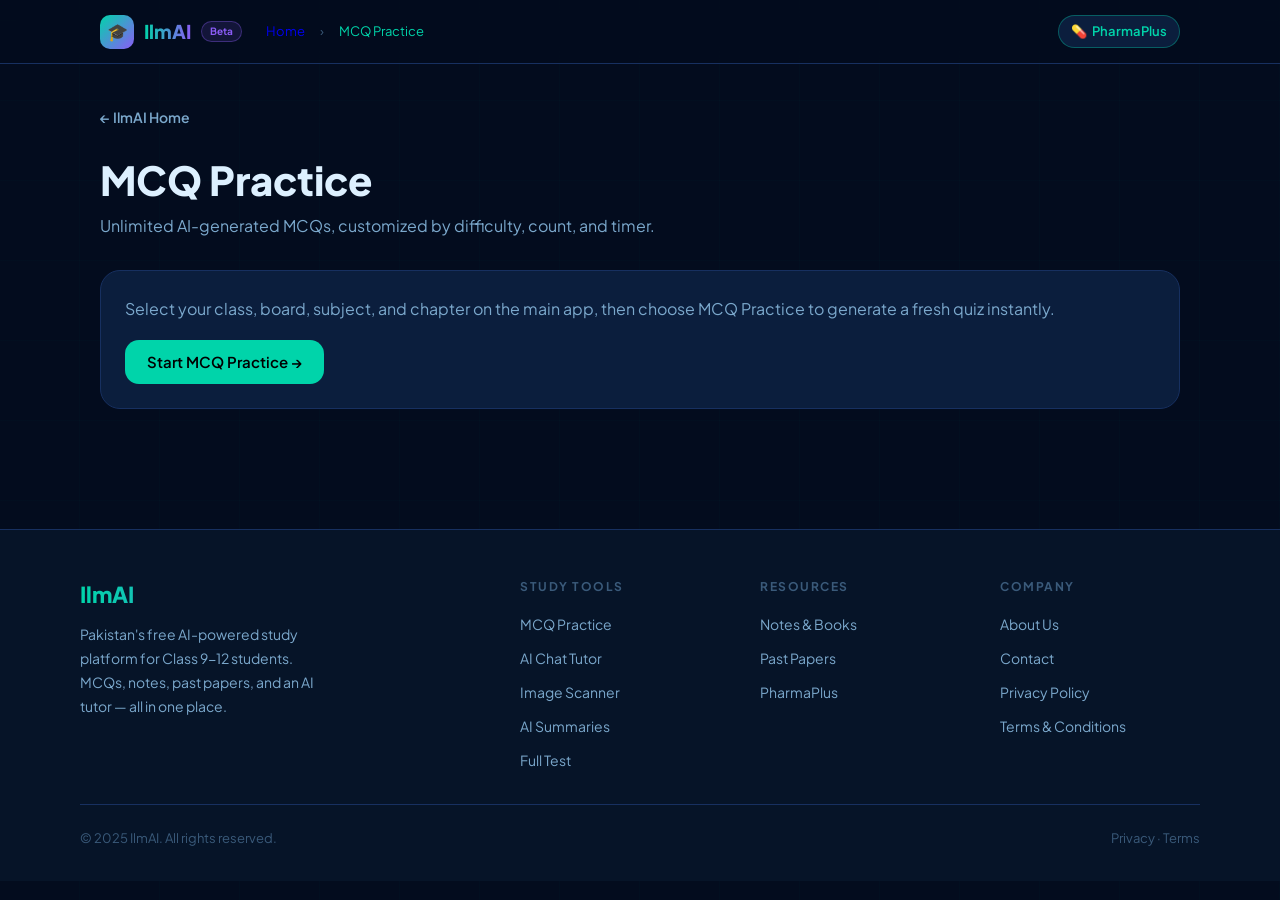
<file: pages/mcqs.html>
<!DOCTYPE html>
<html lang="en">
<head>
<meta charset="UTF-8">
<meta name="viewport" content="width=device-width, initial-scale=1.0">
<title>AI MCQ Practice — Class 9-12 | IlmAI</title>
<meta name="description" content="Generate unlimited AI-powered MCQs for any subject, class, and board in Pakistan. Choose difficulty, question count, and timer.">
<meta name="keywords" content="MCQs Pakistan, class 10 MCQs, class 12 MCQs, AI quiz generator">
<link rel="canonical" href="https://ilmai.study/pages/mcqs.html">
<meta name="robots" content="index, follow">
<meta name="theme-color" content="#00D4AA">

<meta property="og:type" content="website">
<meta property="og:site_name" content="IlmAI">
<meta property="og:title" content="AI MCQ Practice — Class 9-12 | IlmAI">
<meta property="og:description" content="Generate unlimited AI-powered MCQs for any subject, class, and board in Pakistan. Choose difficulty, question count, and timer.">
<meta property="og:url" content="https://ilmai.study/pages/mcqs.html">
<meta property="og:image" content="https://ilmai.study/images/og-cover.png">

<meta name="twitter:card" content="summary_large_image">
<meta name="twitter:title" content="AI MCQ Practice — Class 9-12 | IlmAI">
<meta name="twitter:description" content="Generate unlimited AI-powered MCQs for any subject, class, and board in Pakistan. Choose difficulty, question count, and timer.">
<meta name="twitter:image" content="https://ilmai.study/images/og-cover.png">

<link rel="icon" type="image/svg+xml" href="data:image/svg+xml,%3Csvg xmlns='http://www.w3.org/2000/svg' viewBox='0 0 100 100'%3E%3Crect width='100' height='100' rx='22' fill='%2300D4AA'/%3E%3Ctext y='.72em' font-size='58' x='50%25' text-anchor='middle' fill='%23030c1e'%3E🎓%3C/text%3E%3C/svg%3E">
<link rel="preconnect" href="https://fonts.googleapis.com">
<link rel="preconnect" href="https://fonts.gstatic.com" crossorigin>
<link href="https://fonts.googleapis.com/css2?family=Plus+Jakarta+Sans:wght@300;400;500;600;700;800&display=swap" rel="stylesheet">
<link rel="stylesheet" href="/css/style.css">
<link rel="stylesheet" href="/css/components.css">
<link rel="stylesheet" href="/css/responsive.css">

<script type="application/ld+json">
{
  "@context": "https://schema.org",
  "@type": "BreadcrumbList",
  "itemListElement": [
    {"@type":"ListItem","position":1,"name":"Home","item":"https://ilmai.study/"},
    {"@type":"ListItem","position":2,"name":"MCQ Practice","item":"https://ilmai.study/pages/mcqs.html"}
  ]
}
</script>

</head>
<body>
<a href="#main-content" class="skip-link">Skip to main content</a>
<div id="app">
<header id="hdr">
  <div class="hdr-in">
    <a class="logo" href="/" aria-label="IlmAI home">
      <div class="logo-ic" aria-hidden="true">🎓</div>
      <span class="logo-nm">IlmAI</span>
      <span class="logo-bx">Beta</span>
    </a>
    <nav class="bc" aria-label="Breadcrumb">
      <a href="/" class="bc-i" style="text-decoration:none">Home</a>
      <span class="bc-sep">›</span>
      <span class="bc-i cur">MCQ Practice</span>
    </nav>
    <div class="hdr-r">
      <a href="/pharmaPlus.html" class="spl" style="color:var(--p);border-color:rgba(0,212,170,.35)">💊 <span class="txt">PharmaPlus</span></a>
    </div>
  </div>
</header>
<main id="main-content">
<div class="pw">
<button class="bk" onclick="window.location.href='/'">← IlmAI Home</button>
<h1 class="h1">MCQ Practice</h1>
<p class="sub">Unlimited AI-generated MCQs, customized by difficulty, count, and timer.</p>
  <div class="crd">
    <p style="color:var(--t2);line-height:1.8;margin-bottom:16px">Select your class, board, subject, and chapter on the main app, then choose MCQ Practice to generate a fresh quiz instantly.</p>
    <a href="/" class="btn btn-p">Start MCQ Practice →</a>
  </div>
</div>
</main>
<footer class="site-footer">
  <div class="footer-inner">
    <div class="footer-brand">
      <div class="logo-nm">IlmAI</div>
      <p>Pakistan's free AI-powered study platform for Class 9-12 students. MCQs, notes, past papers, and an AI tutor — all in one place.</p>
    </div>
    <div class="footer-col">
      <h4>Study Tools</h4>
      <ul>
        <li><a href="/pages/mcqs.html">MCQ Practice</a></li>
        <li><a href="/pages/ai-chat.html">AI Chat Tutor</a></li>
        <li><a href="/pages/image-scan.html">Image Scanner</a></li>
        <li><a href="/pages/summaries.html">AI Summaries</a></li>
        <li><a href="/pages/full-test.html">Full Test</a></li>
      </ul>
    </div>
    <div class="footer-col">
      <h4>Resources</h4>
      <ul>
        <li><a href="/pages/notes.html">Notes &amp; Books</a></li>
        <li><a href="/pages/past-papers.html">Past Papers</a></li>
        <li><a href="/pharmaPlus.html">PharmaPlus</a></li>
      </ul>
    </div>
    <div class="footer-col">
      <h4>Company</h4>
      <ul>
        <li><a href="/pages/about.html">About Us</a></li>
        <li><a href="/pages/contact.html">Contact</a></li>
        <li><a href="/pages/privacy.html">Privacy Policy</a></li>
        <li><a href="/pages/terms.html">Terms &amp; Conditions</a></li>
      </ul>
    </div>
  </div>
  <div class="footer-bottom">
    <span>© 2025 IlmAI. All rights reserved.</span>
    <span><a href="/pages/privacy.html">Privacy</a> · <a href="/pages/terms.html">Terms</a></span>
  </div>
</footer>
</div>
</body>
</html>
</file>
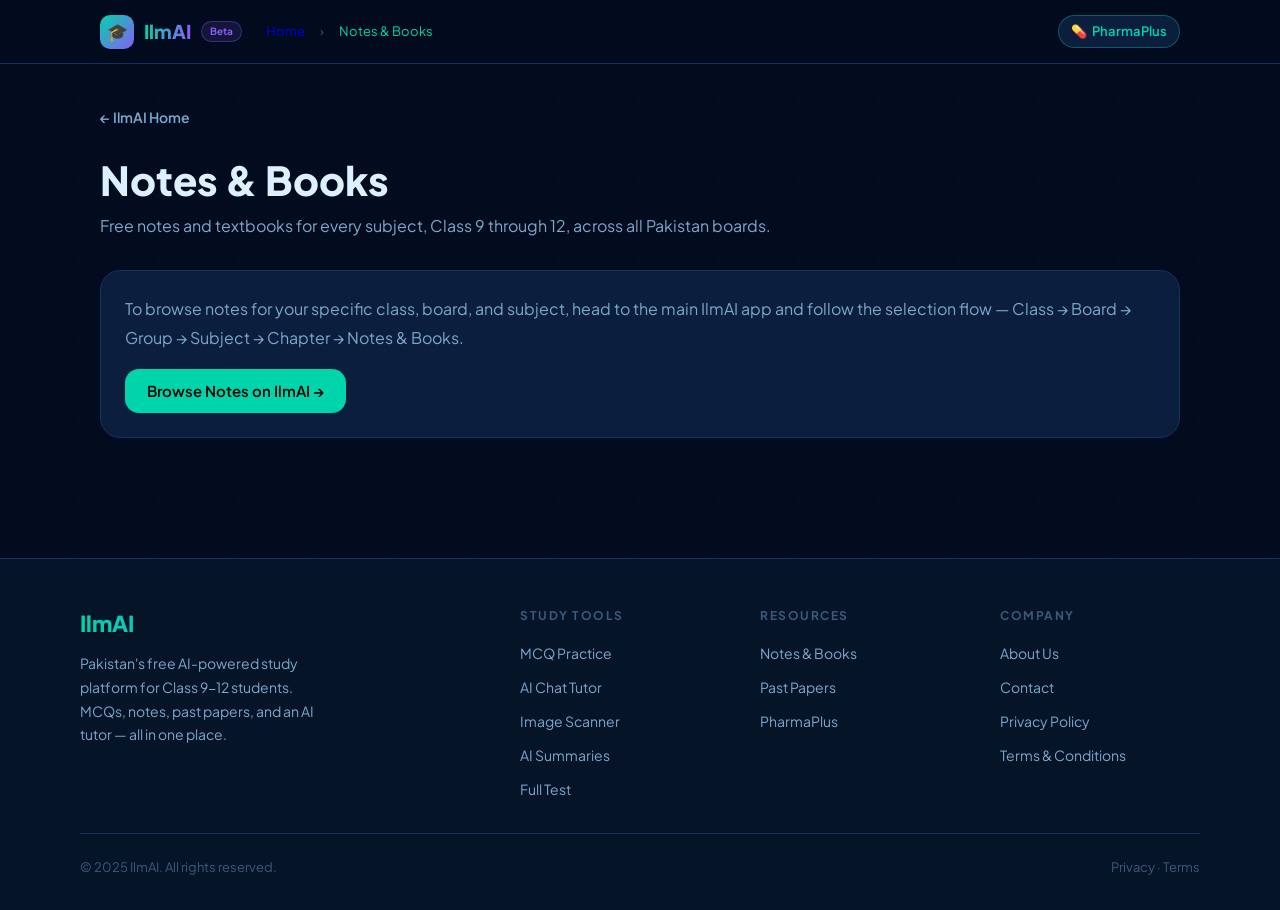
<file: pages/notes.html>
<!DOCTYPE html>
<html lang="en">
<head>
<meta charset="UTF-8">
<meta name="viewport" content="width=device-width, initial-scale=1.0">
<title>Free Class 9-12 Notes & Books — IlmAI</title>
<meta name="description" content="Download free notes and textbooks for Class 9, 10, 11, and 12 across all Pakistan boards. Physics, Chemistry, Biology, Math, English, Urdu, and more.">
<meta name="keywords" content="class 9 notes, class 10 notes, class 11 notes, class 12 notes, Pakistan textbooks PDF, PTB books">
<link rel="canonical" href="https://ilmai.study/pages/notes.html">
<meta name="robots" content="index, follow">
<meta name="theme-color" content="#00D4AA">

<meta property="og:type" content="website">
<meta property="og:site_name" content="IlmAI">
<meta property="og:title" content="Free Class 9-12 Notes & Books — IlmAI">
<meta property="og:description" content="Download free notes and textbooks for Class 9, 10, 11, and 12 across all Pakistan boards. Physics, Chemistry, Biology, Math, English, Urdu, and more.">
<meta property="og:url" content="https://ilmai.study/pages/notes.html">
<meta property="og:image" content="https://ilmai.study/images/og-cover.png">

<meta name="twitter:card" content="summary_large_image">
<meta name="twitter:title" content="Free Class 9-12 Notes & Books — IlmAI">
<meta name="twitter:description" content="Download free notes and textbooks for Class 9, 10, 11, and 12 across all Pakistan boards. Physics, Chemistry, Biology, Math, English, Urdu, and more.">
<meta name="twitter:image" content="https://ilmai.study/images/og-cover.png">

<link rel="icon" type="image/svg+xml" href="data:image/svg+xml,%3Csvg xmlns='http://www.w3.org/2000/svg' viewBox='0 0 100 100'%3E%3Crect width='100' height='100' rx='22' fill='%2300D4AA'/%3E%3Ctext y='.72em' font-size='58' x='50%25' text-anchor='middle' fill='%23030c1e'%3E🎓%3C/text%3E%3C/svg%3E">
<link rel="preconnect" href="https://fonts.googleapis.com">
<link rel="preconnect" href="https://fonts.gstatic.com" crossorigin>
<link href="https://fonts.googleapis.com/css2?family=Plus+Jakarta+Sans:wght@300;400;500;600;700;800&display=swap" rel="stylesheet">
<link rel="stylesheet" href="/css/style.css">
<link rel="stylesheet" href="/css/components.css">
<link rel="stylesheet" href="/css/responsive.css">

<script type="application/ld+json">
{
  "@context": "https://schema.org",
  "@type": "BreadcrumbList",
  "itemListElement": [
    {"@type":"ListItem","position":1,"name":"Home","item":"https://ilmai.study/"},
    {"@type":"ListItem","position":2,"name":"Notes &amp; Books","item":"https://ilmai.study/pages/notes.html"}
  ]
}
</script>

</head>
<body>
<a href="#main-content" class="skip-link">Skip to main content</a>
<div id="app">
<header id="hdr">
  <div class="hdr-in">
    <a class="logo" href="/" aria-label="IlmAI home">
      <div class="logo-ic" aria-hidden="true">🎓</div>
      <span class="logo-nm">IlmAI</span>
      <span class="logo-bx">Beta</span>
    </a>
    <nav class="bc" aria-label="Breadcrumb">
      <a href="/" class="bc-i" style="text-decoration:none">Home</a>
      <span class="bc-sep">›</span>
      <span class="bc-i cur">Notes &amp; Books</span>
    </nav>
    <div class="hdr-r">
      <a href="/pharmaPlus.html" class="spl" style="color:var(--p);border-color:rgba(0,212,170,.35)">💊 <span class="txt">PharmaPlus</span></a>
    </div>
  </div>
</header>
<main id="main-content">
<div class="pw">
<button class="bk" onclick="window.location.href='/'">← IlmAI Home</button>
<h1 class="h1">Notes &amp; Books</h1>
<p class="sub">Free notes and textbooks for every subject, Class 9 through 12, across all Pakistan boards.</p>
  <div class="crd">
    <p style="color:var(--t2);line-height:1.8;margin-bottom:16px">To browse notes for your specific class, board, and subject, head to the main IlmAI app and follow the selection flow — Class → Board → Group → Subject → Chapter → Notes &amp; Books.</p>
    <a href="/" class="btn btn-p">Browse Notes on IlmAI →</a>
  </div>
</div>
</main>
<footer class="site-footer">
  <div class="footer-inner">
    <div class="footer-brand">
      <div class="logo-nm">IlmAI</div>
      <p>Pakistan's free AI-powered study platform for Class 9-12 students. MCQs, notes, past papers, and an AI tutor — all in one place.</p>
    </div>
    <div class="footer-col">
      <h4>Study Tools</h4>
      <ul>
        <li><a href="/pages/mcqs.html">MCQ Practice</a></li>
        <li><a href="/pages/ai-chat.html">AI Chat Tutor</a></li>
        <li><a href="/pages/image-scan.html">Image Scanner</a></li>
        <li><a href="/pages/summaries.html">AI Summaries</a></li>
        <li><a href="/pages/full-test.html">Full Test</a></li>
      </ul>
    </div>
    <div class="footer-col">
      <h4>Resources</h4>
      <ul>
        <li><a href="/pages/notes.html">Notes &amp; Books</a></li>
        <li><a href="/pages/past-papers.html">Past Papers</a></li>
        <li><a href="/pharmaPlus.html">PharmaPlus</a></li>
      </ul>
    </div>
    <div class="footer-col">
      <h4>Company</h4>
      <ul>
        <li><a href="/pages/about.html">About Us</a></li>
        <li><a href="/pages/contact.html">Contact</a></li>
        <li><a href="/pages/privacy.html">Privacy Policy</a></li>
        <li><a href="/pages/terms.html">Terms &amp; Conditions</a></li>
      </ul>
    </div>
  </div>
  <div class="footer-bottom">
    <span>© 2025 IlmAI. All rights reserved.</span>
    <span><a href="/pages/privacy.html">Privacy</a> · <a href="/pages/terms.html">Terms</a></span>
  </div>
</footer>
</div>
</body>
</html>
</file>
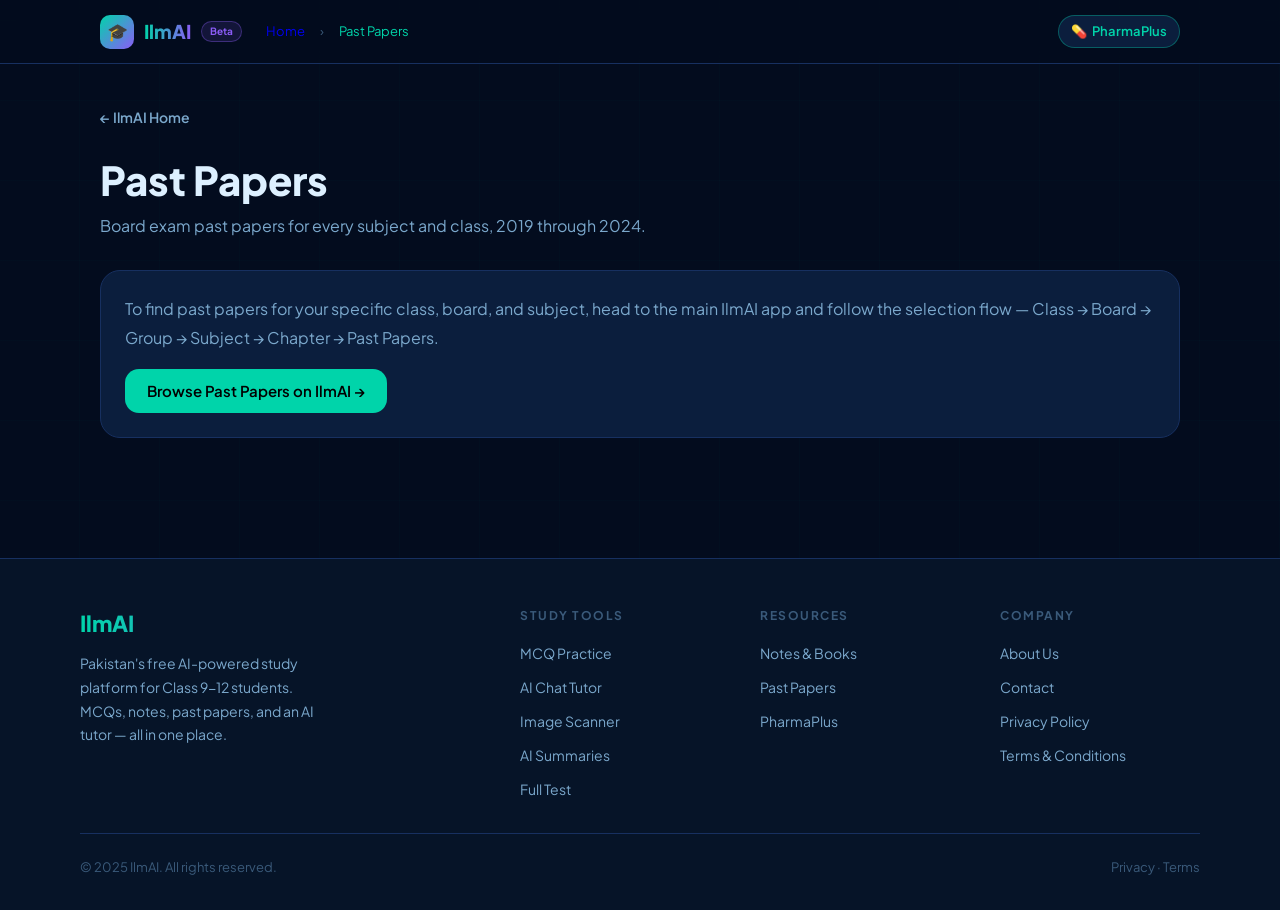
<file: pages/past-papers.html>
<!DOCTYPE html>
<html lang="en">
<head>
<meta charset="UTF-8">
<meta name="viewport" content="width=device-width, initial-scale=1.0">
<title>Past Papers — Class 9-12 Board Exams | IlmAI</title>
<meta name="description" content="Access past board exam papers for Class 9, 10, 11, and 12 across all Pakistan boards — Punjab, Federal, Karachi, and more.">
<meta name="keywords" content="past papers Pakistan, board exam papers, class 10 past papers, class 12 past papers">
<link rel="canonical" href="https://ilmai.study/pages/past-papers.html">
<meta name="robots" content="index, follow">
<meta name="theme-color" content="#00D4AA">

<meta property="og:type" content="website">
<meta property="og:site_name" content="IlmAI">
<meta property="og:title" content="Past Papers — Class 9-12 Board Exams | IlmAI">
<meta property="og:description" content="Access past board exam papers for Class 9, 10, 11, and 12 across all Pakistan boards — Punjab, Federal, Karachi, and more.">
<meta property="og:url" content="https://ilmai.study/pages/past-papers.html">
<meta property="og:image" content="https://ilmai.study/images/og-cover.png">

<meta name="twitter:card" content="summary_large_image">
<meta name="twitter:title" content="Past Papers — Class 9-12 Board Exams | IlmAI">
<meta name="twitter:description" content="Access past board exam papers for Class 9, 10, 11, and 12 across all Pakistan boards — Punjab, Federal, Karachi, and more.">
<meta name="twitter:image" content="https://ilmai.study/images/og-cover.png">

<link rel="icon" type="image/svg+xml" href="data:image/svg+xml,%3Csvg xmlns='http://www.w3.org/2000/svg' viewBox='0 0 100 100'%3E%3Crect width='100' height='100' rx='22' fill='%2300D4AA'/%3E%3Ctext y='.72em' font-size='58' x='50%25' text-anchor='middle' fill='%23030c1e'%3E🎓%3C/text%3E%3C/svg%3E">
<link rel="preconnect" href="https://fonts.googleapis.com">
<link rel="preconnect" href="https://fonts.gstatic.com" crossorigin>
<link href="https://fonts.googleapis.com/css2?family=Plus+Jakarta+Sans:wght@300;400;500;600;700;800&display=swap" rel="stylesheet">
<link rel="stylesheet" href="/css/style.css">
<link rel="stylesheet" href="/css/components.css">
<link rel="stylesheet" href="/css/responsive.css">

<script type="application/ld+json">
{
  "@context": "https://schema.org",
  "@type": "BreadcrumbList",
  "itemListElement": [
    {"@type":"ListItem","position":1,"name":"Home","item":"https://ilmai.study/"},
    {"@type":"ListItem","position":2,"name":"Past Papers","item":"https://ilmai.study/pages/past-papers.html"}
  ]
}
</script>

</head>
<body>
<a href="#main-content" class="skip-link">Skip to main content</a>
<div id="app">
<header id="hdr">
  <div class="hdr-in">
    <a class="logo" href="/" aria-label="IlmAI home">
      <div class="logo-ic" aria-hidden="true">🎓</div>
      <span class="logo-nm">IlmAI</span>
      <span class="logo-bx">Beta</span>
    </a>
    <nav class="bc" aria-label="Breadcrumb">
      <a href="/" class="bc-i" style="text-decoration:none">Home</a>
      <span class="bc-sep">›</span>
      <span class="bc-i cur">Past Papers</span>
    </nav>
    <div class="hdr-r">
      <a href="/pharmaPlus.html" class="spl" style="color:var(--p);border-color:rgba(0,212,170,.35)">💊 <span class="txt">PharmaPlus</span></a>
    </div>
  </div>
</header>
<main id="main-content">
<div class="pw">
<button class="bk" onclick="window.location.href='/'">← IlmAI Home</button>
<h1 class="h1">Past Papers</h1>
<p class="sub">Board exam past papers for every subject and class, 2019 through 2024.</p>
  <div class="crd">
    <p style="color:var(--t2);line-height:1.8;margin-bottom:16px">To find past papers for your specific class, board, and subject, head to the main IlmAI app and follow the selection flow — Class → Board → Group → Subject → Chapter → Past Papers.</p>
    <a href="/" class="btn btn-p">Browse Past Papers on IlmAI →</a>
  </div>
</div>
</main>
<footer class="site-footer">
  <div class="footer-inner">
    <div class="footer-brand">
      <div class="logo-nm">IlmAI</div>
      <p>Pakistan's free AI-powered study platform for Class 9-12 students. MCQs, notes, past papers, and an AI tutor — all in one place.</p>
    </div>
    <div class="footer-col">
      <h4>Study Tools</h4>
      <ul>
        <li><a href="/pages/mcqs.html">MCQ Practice</a></li>
        <li><a href="/pages/ai-chat.html">AI Chat Tutor</a></li>
        <li><a href="/pages/image-scan.html">Image Scanner</a></li>
        <li><a href="/pages/summaries.html">AI Summaries</a></li>
        <li><a href="/pages/full-test.html">Full Test</a></li>
      </ul>
    </div>
    <div class="footer-col">
      <h4>Resources</h4>
      <ul>
        <li><a href="/pages/notes.html">Notes &amp; Books</a></li>
        <li><a href="/pages/past-papers.html">Past Papers</a></li>
        <li><a href="/pharmaPlus.html">PharmaPlus</a></li>
      </ul>
    </div>
    <div class="footer-col">
      <h4>Company</h4>
      <ul>
        <li><a href="/pages/about.html">About Us</a></li>
        <li><a href="/pages/contact.html">Contact</a></li>
        <li><a href="/pages/privacy.html">Privacy Policy</a></li>
        <li><a href="/pages/terms.html">Terms &amp; Conditions</a></li>
      </ul>
    </div>
  </div>
  <div class="footer-bottom">
    <span>© 2025 IlmAI. All rights reserved.</span>
    <span><a href="/pages/privacy.html">Privacy</a> · <a href="/pages/terms.html">Terms</a></span>
  </div>
</footer>
</div>
</body>
</html>
</file>
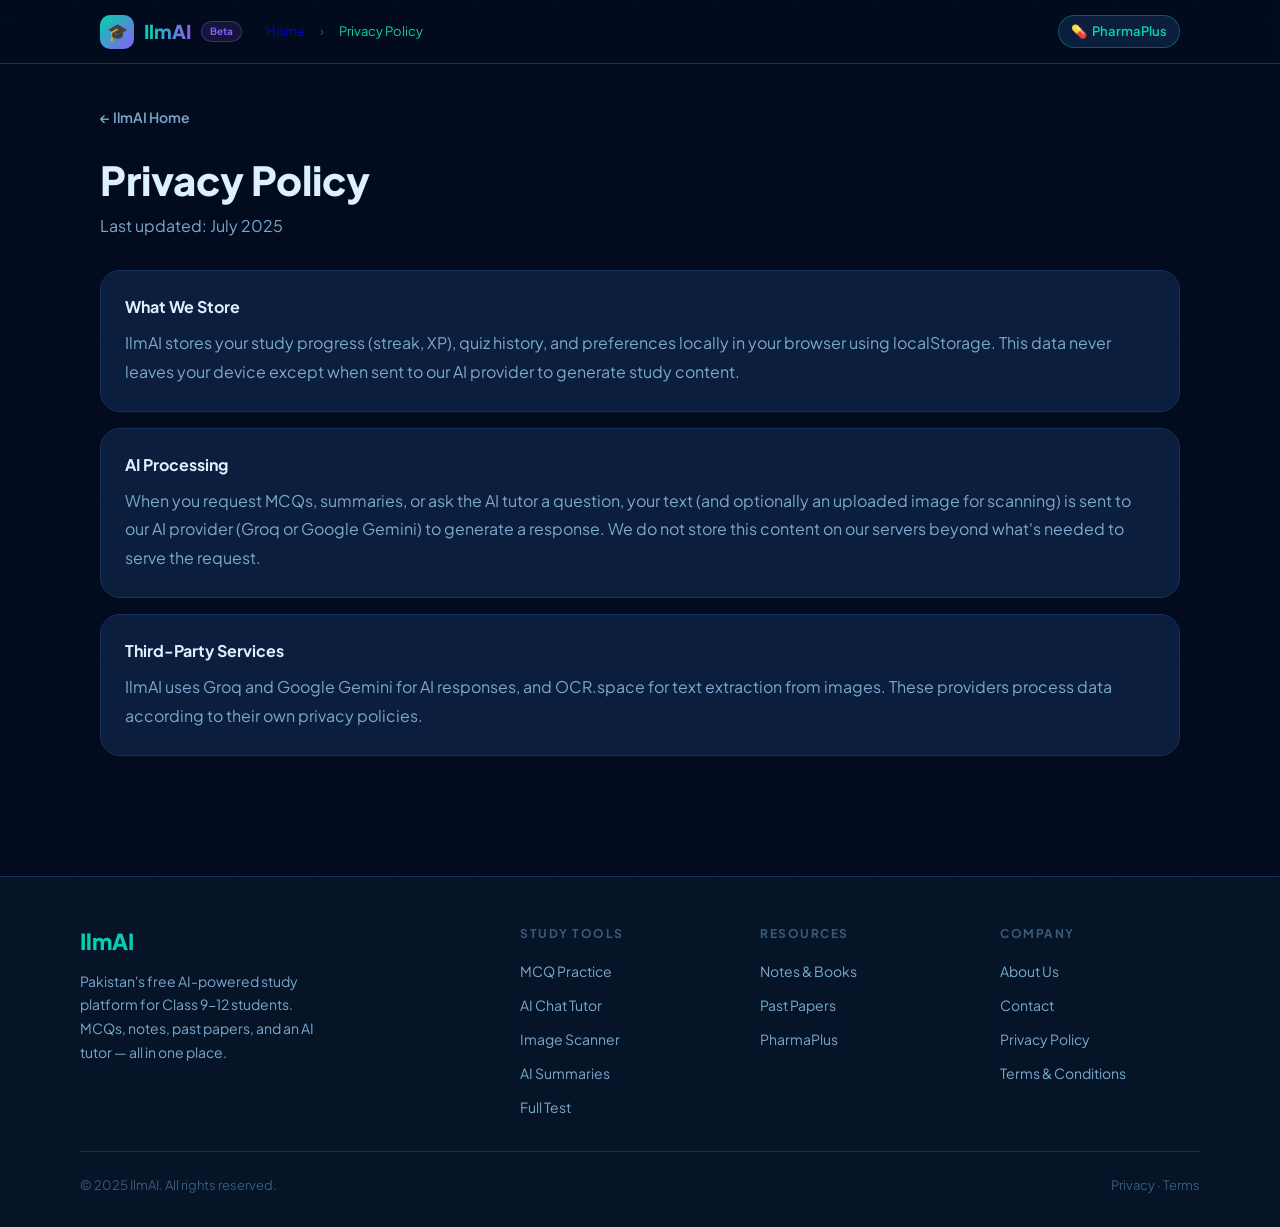
<file: pages/privacy.html>
<!DOCTYPE html>
<html lang="en">
<head>
<meta charset="UTF-8">
<meta name="viewport" content="width=device-width, initial-scale=1.0">
<title>Privacy Policy — IlmAI</title>
<meta name="description" content="Read IlmAI's privacy policy to understand how we handle your data while you use our free AI study platform.">
<meta name="keywords" content="IlmAI privacy policy, data protection IlmAI">
<link rel="canonical" href="https://ilmai.study/pages/privacy.html">
<meta name="robots" content="index, follow">
<meta name="theme-color" content="#00D4AA">

<meta property="og:type" content="website">
<meta property="og:site_name" content="IlmAI">
<meta property="og:title" content="Privacy Policy — IlmAI">
<meta property="og:description" content="Read IlmAI's privacy policy to understand how we handle your data while you use our free AI study platform.">
<meta property="og:url" content="https://ilmai.study/pages/privacy.html">
<meta property="og:image" content="https://ilmai.study/images/og-cover.png">

<meta name="twitter:card" content="summary_large_image">
<meta name="twitter:title" content="Privacy Policy — IlmAI">
<meta name="twitter:description" content="Read IlmAI's privacy policy to understand how we handle your data while you use our free AI study platform.">
<meta name="twitter:image" content="https://ilmai.study/images/og-cover.png">

<link rel="icon" type="image/svg+xml" href="data:image/svg+xml,%3Csvg xmlns='http://www.w3.org/2000/svg' viewBox='0 0 100 100'%3E%3Crect width='100' height='100' rx='22' fill='%2300D4AA'/%3E%3Ctext y='.72em' font-size='58' x='50%25' text-anchor='middle' fill='%23030c1e'%3E🎓%3C/text%3E%3C/svg%3E">
<link rel="preconnect" href="https://fonts.googleapis.com">
<link rel="preconnect" href="https://fonts.gstatic.com" crossorigin>
<link href="https://fonts.googleapis.com/css2?family=Plus+Jakarta+Sans:wght@300;400;500;600;700;800&display=swap" rel="stylesheet">
<link rel="stylesheet" href="/css/style.css">
<link rel="stylesheet" href="/css/components.css">
<link rel="stylesheet" href="/css/responsive.css">

<script type="application/ld+json">
{
  "@context": "https://schema.org",
  "@type": "BreadcrumbList",
  "itemListElement": [
    {"@type":"ListItem","position":1,"name":"Home","item":"https://ilmai.study/"},
    {"@type":"ListItem","position":2,"name":"Privacy Policy","item":"https://ilmai.study/pages/privacy.html"}
  ]
}
</script>

</head>
<body>
<a href="#main-content" class="skip-link">Skip to main content</a>
<div id="app">
<header id="hdr">
  <div class="hdr-in">
    <a class="logo" href="/" aria-label="IlmAI home">
      <div class="logo-ic" aria-hidden="true">🎓</div>
      <span class="logo-nm">IlmAI</span>
      <span class="logo-bx">Beta</span>
    </a>
    <nav class="bc" aria-label="Breadcrumb">
      <a href="/" class="bc-i" style="text-decoration:none">Home</a>
      <span class="bc-sep">›</span>
      <span class="bc-i cur">Privacy Policy</span>
    </nav>
    <div class="hdr-r">
      <a href="/pharmaPlus.html" class="spl" style="color:var(--p);border-color:rgba(0,212,170,.35)">💊 <span class="txt">PharmaPlus</span></a>
    </div>
  </div>
</header>
<main id="main-content">
<div class="pw">
<button class="bk" onclick="window.location.href='/'">← IlmAI Home</button>
<h1 class="h1">Privacy Policy</h1>
<p class="sub">Last updated: July 2025</p>
  <div class="crd" style="margin-bottom:16px">
    <h2 style="font-size:16px;margin-bottom:10px">What We Store</h2>
    <p style="color:var(--t2);line-height:1.8">IlmAI stores your study progress (streak, XP), quiz history, and preferences locally in your browser using localStorage. This data never leaves your device except when sent to our AI provider to generate study content.</p>
  </div>
  <div class="crd" style="margin-bottom:16px">
    <h2 style="font-size:16px;margin-bottom:10px">AI Processing</h2>
    <p style="color:var(--t2);line-height:1.8">When you request MCQs, summaries, or ask the AI tutor a question, your text (and optionally an uploaded image for scanning) is sent to our AI provider (Groq or Google Gemini) to generate a response. We do not store this content on our servers beyond what's needed to serve the request.</p>
  </div>
  <div class="crd">
    <h2 style="font-size:16px;margin-bottom:10px">Third-Party Services</h2>
    <p style="color:var(--t2);line-height:1.8">IlmAI uses Groq and Google Gemini for AI responses, and OCR.space for text extraction from images. These providers process data according to their own privacy policies.</p>
  </div>
</div>
</main>
<footer class="site-footer">
  <div class="footer-inner">
    <div class="footer-brand">
      <div class="logo-nm">IlmAI</div>
      <p>Pakistan's free AI-powered study platform for Class 9-12 students. MCQs, notes, past papers, and an AI tutor — all in one place.</p>
    </div>
    <div class="footer-col">
      <h4>Study Tools</h4>
      <ul>
        <li><a href="/pages/mcqs.html">MCQ Practice</a></li>
        <li><a href="/pages/ai-chat.html">AI Chat Tutor</a></li>
        <li><a href="/pages/image-scan.html">Image Scanner</a></li>
        <li><a href="/pages/summaries.html">AI Summaries</a></li>
        <li><a href="/pages/full-test.html">Full Test</a></li>
      </ul>
    </div>
    <div class="footer-col">
      <h4>Resources</h4>
      <ul>
        <li><a href="/pages/notes.html">Notes &amp; Books</a></li>
        <li><a href="/pages/past-papers.html">Past Papers</a></li>
        <li><a href="/pharmaPlus.html">PharmaPlus</a></li>
      </ul>
    </div>
    <div class="footer-col">
      <h4>Company</h4>
      <ul>
        <li><a href="/pages/about.html">About Us</a></li>
        <li><a href="/pages/contact.html">Contact</a></li>
        <li><a href="/pages/privacy.html">Privacy Policy</a></li>
        <li><a href="/pages/terms.html">Terms &amp; Conditions</a></li>
      </ul>
    </div>
  </div>
  <div class="footer-bottom">
    <span>© 2025 IlmAI. All rights reserved.</span>
    <span><a href="/pages/privacy.html">Privacy</a> · <a href="/pages/terms.html">Terms</a></span>
  </div>
</footer>
</div>
</body>
</html>
</file>
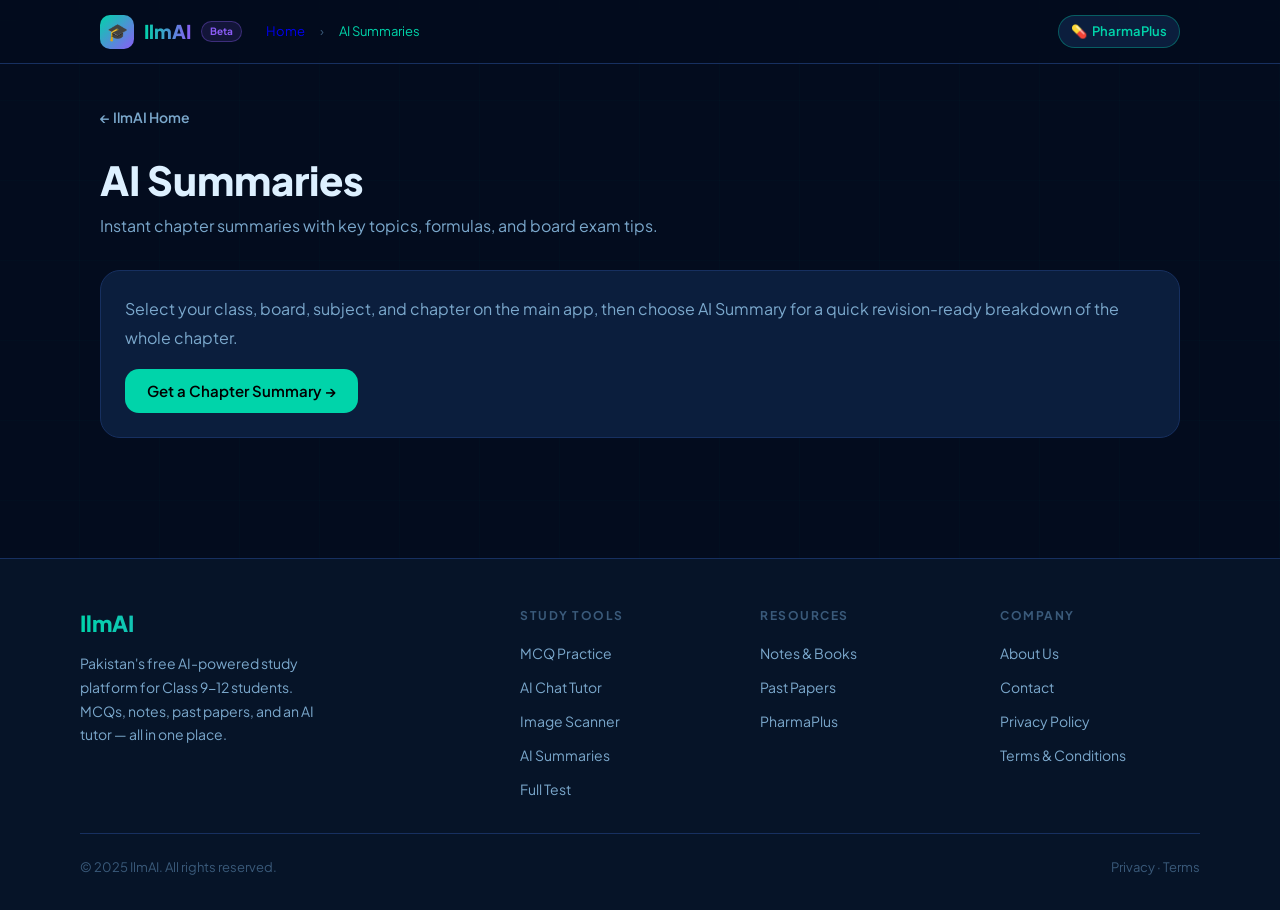
<file: pages/summaries.html>
<!DOCTYPE html>
<html lang="en">
<head>
<meta charset="UTF-8">
<meta name="viewport" content="width=device-width, initial-scale=1.0">
<title>AI Chapter Summaries — Class 9-12 | IlmAI</title>
<meta name="description" content="Get instant AI-generated chapter summaries, key topics, formulas, and exam tips for any subject and chapter in Pakistan's curriculum.">
<meta name="keywords" content="chapter summary Pakistan, AI revision notes, exam tips">
<link rel="canonical" href="https://ilmai.study/pages/summaries.html">
<meta name="robots" content="index, follow">
<meta name="theme-color" content="#00D4AA">

<meta property="og:type" content="website">
<meta property="og:site_name" content="IlmAI">
<meta property="og:title" content="AI Chapter Summaries — Class 9-12 | IlmAI">
<meta property="og:description" content="Get instant AI-generated chapter summaries, key topics, formulas, and exam tips for any subject and chapter in Pakistan's curriculum.">
<meta property="og:url" content="https://ilmai.study/pages/summaries.html">
<meta property="og:image" content="https://ilmai.study/images/og-cover.png">

<meta name="twitter:card" content="summary_large_image">
<meta name="twitter:title" content="AI Chapter Summaries — Class 9-12 | IlmAI">
<meta name="twitter:description" content="Get instant AI-generated chapter summaries, key topics, formulas, and exam tips for any subject and chapter in Pakistan's curriculum.">
<meta name="twitter:image" content="https://ilmai.study/images/og-cover.png">

<link rel="icon" type="image/svg+xml" href="data:image/svg+xml,%3Csvg xmlns='http://www.w3.org/2000/svg' viewBox='0 0 100 100'%3E%3Crect width='100' height='100' rx='22' fill='%2300D4AA'/%3E%3Ctext y='.72em' font-size='58' x='50%25' text-anchor='middle' fill='%23030c1e'%3E🎓%3C/text%3E%3C/svg%3E">
<link rel="preconnect" href="https://fonts.googleapis.com">
<link rel="preconnect" href="https://fonts.gstatic.com" crossorigin>
<link href="https://fonts.googleapis.com/css2?family=Plus+Jakarta+Sans:wght@300;400;500;600;700;800&display=swap" rel="stylesheet">
<link rel="stylesheet" href="/css/style.css">
<link rel="stylesheet" href="/css/components.css">
<link rel="stylesheet" href="/css/responsive.css">

<script type="application/ld+json">
{
  "@context": "https://schema.org",
  "@type": "BreadcrumbList",
  "itemListElement": [
    {"@type":"ListItem","position":1,"name":"Home","item":"https://ilmai.study/"},
    {"@type":"ListItem","position":2,"name":"AI Summaries","item":"https://ilmai.study/pages/summaries.html"}
  ]
}
</script>

</head>
<body>
<a href="#main-content" class="skip-link">Skip to main content</a>
<div id="app">
<header id="hdr">
  <div class="hdr-in">
    <a class="logo" href="/" aria-label="IlmAI home">
      <div class="logo-ic" aria-hidden="true">🎓</div>
      <span class="logo-nm">IlmAI</span>
      <span class="logo-bx">Beta</span>
    </a>
    <nav class="bc" aria-label="Breadcrumb">
      <a href="/" class="bc-i" style="text-decoration:none">Home</a>
      <span class="bc-sep">›</span>
      <span class="bc-i cur">AI Summaries</span>
    </nav>
    <div class="hdr-r">
      <a href="/pharmaPlus.html" class="spl" style="color:var(--p);border-color:rgba(0,212,170,.35)">💊 <span class="txt">PharmaPlus</span></a>
    </div>
  </div>
</header>
<main id="main-content">
<div class="pw">
<button class="bk" onclick="window.location.href='/'">← IlmAI Home</button>
<h1 class="h1">AI Summaries</h1>
<p class="sub">Instant chapter summaries with key topics, formulas, and board exam tips.</p>
  <div class="crd">
    <p style="color:var(--t2);line-height:1.8;margin-bottom:16px">Select your class, board, subject, and chapter on the main app, then choose AI Summary for a quick revision-ready breakdown of the whole chapter.</p>
    <a href="/" class="btn btn-p">Get a Chapter Summary →</a>
  </div>
</div>
</main>
<footer class="site-footer">
  <div class="footer-inner">
    <div class="footer-brand">
      <div class="logo-nm">IlmAI</div>
      <p>Pakistan's free AI-powered study platform for Class 9-12 students. MCQs, notes, past papers, and an AI tutor — all in one place.</p>
    </div>
    <div class="footer-col">
      <h4>Study Tools</h4>
      <ul>
        <li><a href="/pages/mcqs.html">MCQ Practice</a></li>
        <li><a href="/pages/ai-chat.html">AI Chat Tutor</a></li>
        <li><a href="/pages/image-scan.html">Image Scanner</a></li>
        <li><a href="/pages/summaries.html">AI Summaries</a></li>
        <li><a href="/pages/full-test.html">Full Test</a></li>
      </ul>
    </div>
    <div class="footer-col">
      <h4>Resources</h4>
      <ul>
        <li><a href="/pages/notes.html">Notes &amp; Books</a></li>
        <li><a href="/pages/past-papers.html">Past Papers</a></li>
        <li><a href="/pharmaPlus.html">PharmaPlus</a></li>
      </ul>
    </div>
    <div class="footer-col">
      <h4>Company</h4>
      <ul>
        <li><a href="/pages/about.html">About Us</a></li>
        <li><a href="/pages/contact.html">Contact</a></li>
        <li><a href="/pages/privacy.html">Privacy Policy</a></li>
        <li><a href="/pages/terms.html">Terms &amp; Conditions</a></li>
      </ul>
    </div>
  </div>
  <div class="footer-bottom">
    <span>© 2025 IlmAI. All rights reserved.</span>
    <span><a href="/pages/privacy.html">Privacy</a> · <a href="/pages/terms.html">Terms</a></span>
  </div>
</footer>
</div>
</body>
</html>
</file>
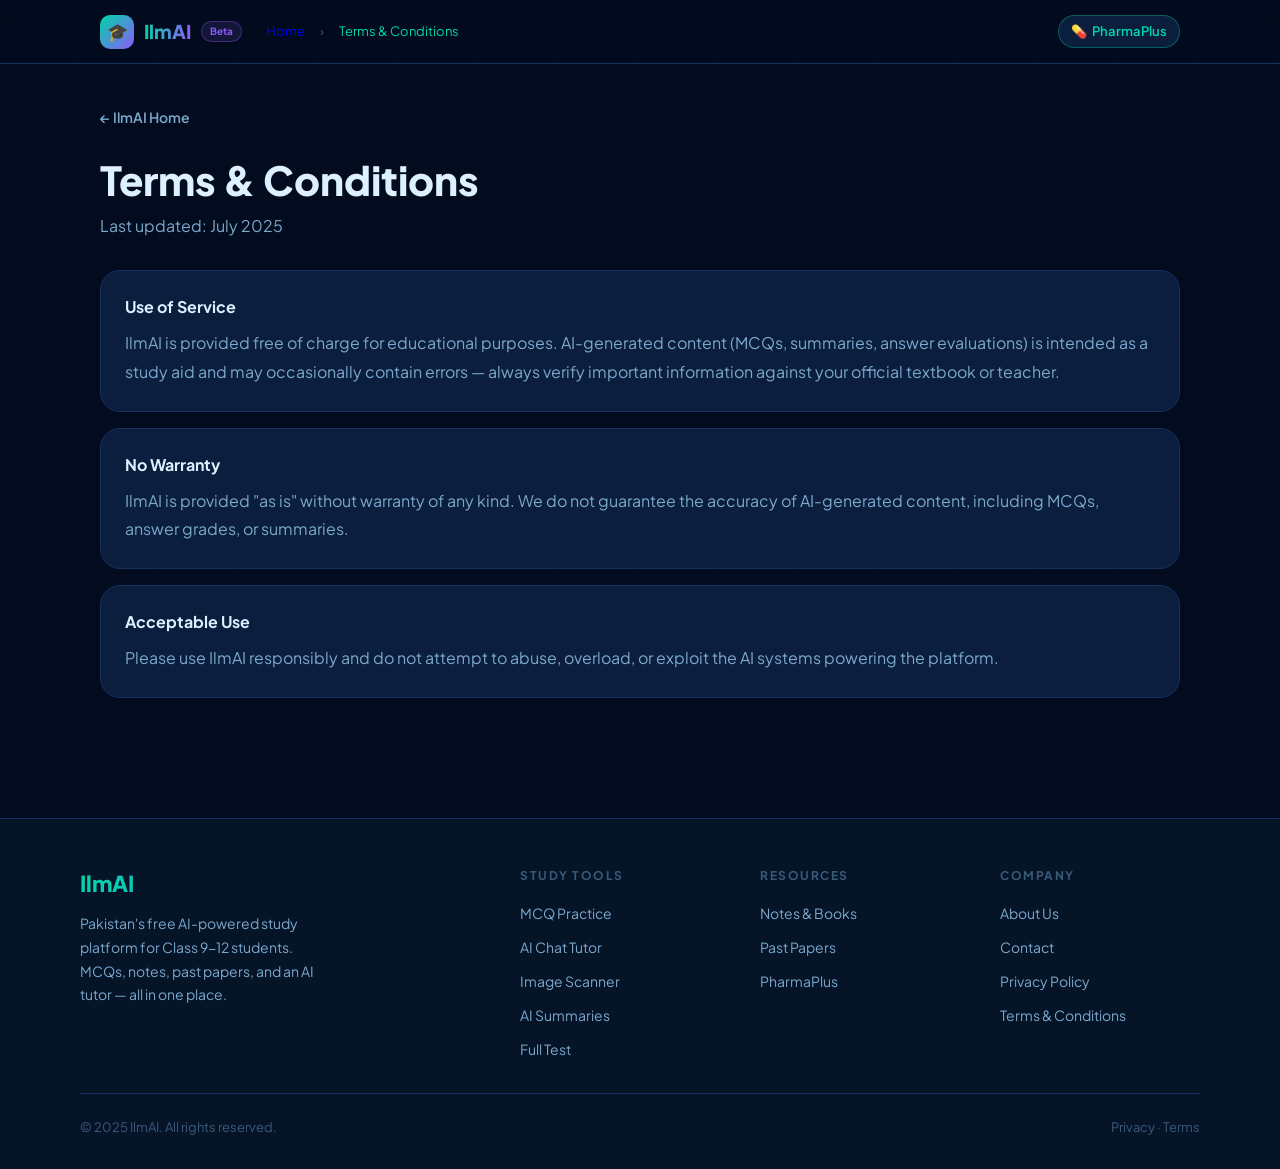
<file: pages/terms.html>
<!DOCTYPE html>
<html lang="en">
<head>
<meta charset="UTF-8">
<meta name="viewport" content="width=device-width, initial-scale=1.0">
<title>Terms & Conditions — IlmAI</title>
<meta name="description" content="Read the terms and conditions for using IlmAI, Pakistan's free AI-powered study platform.">
<meta name="keywords" content="IlmAI terms, IlmAI terms and conditions">
<link rel="canonical" href="https://ilmai.study/pages/terms.html">
<meta name="robots" content="index, follow">
<meta name="theme-color" content="#00D4AA">

<meta property="og:type" content="website">
<meta property="og:site_name" content="IlmAI">
<meta property="og:title" content="Terms & Conditions — IlmAI">
<meta property="og:description" content="Read the terms and conditions for using IlmAI, Pakistan's free AI-powered study platform.">
<meta property="og:url" content="https://ilmai.study/pages/terms.html">
<meta property="og:image" content="https://ilmai.study/images/og-cover.png">

<meta name="twitter:card" content="summary_large_image">
<meta name="twitter:title" content="Terms & Conditions — IlmAI">
<meta name="twitter:description" content="Read the terms and conditions for using IlmAI, Pakistan's free AI-powered study platform.">
<meta name="twitter:image" content="https://ilmai.study/images/og-cover.png">

<link rel="icon" type="image/svg+xml" href="data:image/svg+xml,%3Csvg xmlns='http://www.w3.org/2000/svg' viewBox='0 0 100 100'%3E%3Crect width='100' height='100' rx='22' fill='%2300D4AA'/%3E%3Ctext y='.72em' font-size='58' x='50%25' text-anchor='middle' fill='%23030c1e'%3E🎓%3C/text%3E%3C/svg%3E">
<link rel="preconnect" href="https://fonts.googleapis.com">
<link rel="preconnect" href="https://fonts.gstatic.com" crossorigin>
<link href="https://fonts.googleapis.com/css2?family=Plus+Jakarta+Sans:wght@300;400;500;600;700;800&display=swap" rel="stylesheet">
<link rel="stylesheet" href="/css/style.css">
<link rel="stylesheet" href="/css/components.css">
<link rel="stylesheet" href="/css/responsive.css">

<script type="application/ld+json">
{
  "@context": "https://schema.org",
  "@type": "BreadcrumbList",
  "itemListElement": [
    {"@type":"ListItem","position":1,"name":"Home","item":"https://ilmai.study/"},
    {"@type":"ListItem","position":2,"name":"Terms &amp; Conditions","item":"https://ilmai.study/pages/terms.html"}
  ]
}
</script>

</head>
<body>
<a href="#main-content" class="skip-link">Skip to main content</a>
<div id="app">
<header id="hdr">
  <div class="hdr-in">
    <a class="logo" href="/" aria-label="IlmAI home">
      <div class="logo-ic" aria-hidden="true">🎓</div>
      <span class="logo-nm">IlmAI</span>
      <span class="logo-bx">Beta</span>
    </a>
    <nav class="bc" aria-label="Breadcrumb">
      <a href="/" class="bc-i" style="text-decoration:none">Home</a>
      <span class="bc-sep">›</span>
      <span class="bc-i cur">Terms &amp; Conditions</span>
    </nav>
    <div class="hdr-r">
      <a href="/pharmaPlus.html" class="spl" style="color:var(--p);border-color:rgba(0,212,170,.35)">💊 <span class="txt">PharmaPlus</span></a>
    </div>
  </div>
</header>
<main id="main-content">
<div class="pw">
<button class="bk" onclick="window.location.href='/'">← IlmAI Home</button>
<h1 class="h1">Terms &amp; Conditions</h1>
<p class="sub">Last updated: July 2025</p>
  <div class="crd" style="margin-bottom:16px">
    <h2 style="font-size:16px;margin-bottom:10px">Use of Service</h2>
    <p style="color:var(--t2);line-height:1.8">IlmAI is provided free of charge for educational purposes. AI-generated content (MCQs, summaries, answer evaluations) is intended as a study aid and may occasionally contain errors — always verify important information against your official textbook or teacher.</p>
  </div>
  <div class="crd" style="margin-bottom:16px">
    <h2 style="font-size:16px;margin-bottom:10px">No Warranty</h2>
    <p style="color:var(--t2);line-height:1.8">IlmAI is provided "as is" without warranty of any kind. We do not guarantee the accuracy of AI-generated content, including MCQs, answer grades, or summaries.</p>
  </div>
  <div class="crd">
    <h2 style="font-size:16px;margin-bottom:10px">Acceptable Use</h2>
    <p style="color:var(--t2);line-height:1.8">Please use IlmAI responsibly and do not attempt to abuse, overload, or exploit the AI systems powering the platform.</p>
  </div>
</div>
</main>
<footer class="site-footer">
  <div class="footer-inner">
    <div class="footer-brand">
      <div class="logo-nm">IlmAI</div>
      <p>Pakistan's free AI-powered study platform for Class 9-12 students. MCQs, notes, past papers, and an AI tutor — all in one place.</p>
    </div>
    <div class="footer-col">
      <h4>Study Tools</h4>
      <ul>
        <li><a href="/pages/mcqs.html">MCQ Practice</a></li>
        <li><a href="/pages/ai-chat.html">AI Chat Tutor</a></li>
        <li><a href="/pages/image-scan.html">Image Scanner</a></li>
        <li><a href="/pages/summaries.html">AI Summaries</a></li>
        <li><a href="/pages/full-test.html">Full Test</a></li>
      </ul>
    </div>
    <div class="footer-col">
      <h4>Resources</h4>
      <ul>
        <li><a href="/pages/notes.html">Notes &amp; Books</a></li>
        <li><a href="/pages/past-papers.html">Past Papers</a></li>
        <li><a href="/pharmaPlus.html">PharmaPlus</a></li>
      </ul>
    </div>
    <div class="footer-col">
      <h4>Company</h4>
      <ul>
        <li><a href="/pages/about.html">About Us</a></li>
        <li><a href="/pages/contact.html">Contact</a></li>
        <li><a href="/pages/privacy.html">Privacy Policy</a></li>
        <li><a href="/pages/terms.html">Terms &amp; Conditions</a></li>
      </ul>
    </div>
  </div>
  <div class="footer-bottom">
    <span>© 2025 IlmAI. All rights reserved.</span>
    <span><a href="/pages/privacy.html">Privacy</a> · <a href="/pages/terms.html">Terms</a></span>
  </div>
</footer>
</div>
</body>
</html>
</file>
<file: css/style.css>
/* ═══════════════════════════════════════════════
   IlmAI — Main Stylesheet
   Pakistan's AI Study Platform
   ═══════════════════════════════════════════════ */

/* ── CSS Variables ── */
:root {
  --bg:    #030c1e;
  --bg2:   #061428;
  --bg3:   #09193a;
  --card:  #0b1e3d;
  --card2: #0e2448;
  --b:     #173060;
  --b2:    #1e3d78;
  --p:     #00D4AA;
  --pd:    rgba(0,212,170,.13);
  --s:     #8B5CF6;
  --sd:    rgba(139,92,246,.13);
  --g:     #F5C842;
  --gd:    rgba(245,200,66,.13);
  --r:     #EF4444;
  --rd:    rgba(239,68,68,.13);
  --ok:    #22C55E;
  --okd:   rgba(34,197,94,.13);
  --t:     #DDF0FF;
  --t2:    #7BA8CC;
  --t3:    #3a5a7a;
  --fn:    'Plus Jakarta Sans', sans-serif;
  --rad:   14px;
  --rad2:  20px;
  --tr:    .22s cubic-bezier(.4,0,.2,1);

  /* Layout */
  --max-w:    1120px;
  --max-w-sm: 700px;
  --hdr-h:    64px;
}

/* ── Reset ── */
*, *::before, *::after {
  margin: 0;
  padding: 0;
  box-sizing: border-box;
}

html {
  scroll-behavior: smooth;
  font-size: 16px;
  -webkit-text-size-adjust: 100%;
  text-size-adjust: 100%;
}

body {
  font-family: var(--fn);
  background: var(--bg);
  color: var(--t);
  min-height: 100vh;
  overflow-x: hidden;
  line-height: 1.5;
  -webkit-font-smoothing: antialiased;
  -moz-osx-font-smoothing: grayscale;
}

/* ── Grid Background ── */
body::before {
  content: '';
  position: fixed;
  inset: 0;
  z-index: 0;
  pointer-events: none;
  background-image:
    repeating-linear-gradient(0deg,   transparent, transparent 79px, rgba(0,212,170,.035) 80px),
    repeating-linear-gradient(90deg, transparent, transparent 79px, rgba(0,212,170,.035) 80px);
}

#app {
  position: relative;
  z-index: 1;
  min-height: 100vh;
}

/* ── Scrollbar ── */
::-webkit-scrollbar { width: 5px; height: 5px; }
::-webkit-scrollbar-track { background: var(--bg); }
::-webkit-scrollbar-thumb { background: var(--b2); border-radius: 3px; }

/* ── Focus Visible ── */
:focus-visible {
  outline: 2px solid var(--p);
  outline-offset: 2px;
  border-radius: 4px;
}

/* ── Animations ── */
@keyframes fu {
  from { opacity: 0; transform: translateY(14px); }
  to   { opacity: 1; transform: translateY(0); }
}
@keyframes spin {
  to { transform: rotate(360deg); }
}
@keyframes xpfl {
  0%   { opacity: 0; transform: translateY(20px); }
  20%  { opacity: 1; transform: translateY(0); }
  80%  { opacity: 1; transform: translateY(-18px); }
  100% { opacity: 0; transform: translateY(-36px); }
}

/* ══════════════════════════════════════════════
   HEADER
   ══════════════════════════════════════════════ */
#hdr {
  position: sticky;
  top: 0;
  z-index: 100;
  background: rgba(3,12,30,.92);
  backdrop-filter: blur(20px);
  -webkit-backdrop-filter: blur(20px);
  border-bottom: 1px solid var(--b);
  height: var(--hdr-h);
}

.hdr-in {
  max-width: var(--max-w);
  margin: 0 auto;
  padding: 0 20px;
  display: flex;
  align-items: center;
  gap: 14px;
  height: 100%;
}

/* Logo */
.logo {
  display: flex;
  align-items: center;
  gap: 10px;
  text-decoration: none;
  color: inherit;
  flex-shrink: 0;
  cursor: pointer;
}
.logo-ic {
  width: 34px;
  height: 34px;
  background: linear-gradient(135deg, var(--p), var(--s));
  border-radius: 10px;
  display: flex;
  align-items: center;
  justify-content: center;
  font-size: 17px;
  flex-shrink: 0;
}
.logo-nm {
  font-size: 19px;
  font-weight: 800;
  background: linear-gradient(90deg, var(--p), var(--s));
  -webkit-background-clip: text;
  -webkit-text-fill-color: transparent;
  background-clip: text;
}
.logo-bx {
  font-size: 10px;
  font-weight: 700;
  padding: 2px 8px;
  background: var(--sd);
  color: var(--s);
  border: 1px solid rgba(139,92,246,.35);
  border-radius: 20px;
}

/* Breadcrumb */
.bc {
  display: flex;
  align-items: center;
  gap: 5px;
  font-size: 13px;
  color: var(--t2);
  overflow-x: auto;
  flex: 1;
  scrollbar-width: none;
  white-space: nowrap;
  -webkit-overflow-scrolling: touch;
}
.bc::-webkit-scrollbar { display: none; }
.bc-i {
  padding: 4px 10px;
  border-radius: 20px;
  cursor: pointer;
  transition: var(--tr);
  flex-shrink: 0;
  white-space: nowrap;
}
.bc-i:hover { background: var(--card); color: var(--t); }
.bc-i.cur { color: var(--p); }
.bc-sep { color: var(--t3); }

/* Header Right */
.hdr-r {
  display: flex;
  align-items: center;
  gap: 8px;
  flex-shrink: 0;
}
.spl {
  display: flex;
  align-items: center;
  gap: 5px;
  padding: 6px 12px;
  border-radius: 20px;
  background: var(--card);
  border: 1px solid var(--b);
  font-size: 13px;
  font-weight: 600;
  color: var(--t2);
  white-space: nowrap;
  text-decoration: none;
  transition: var(--tr);
}
.spl.gld { color: var(--g); border-color: rgba(245,200,66,.3); }
.spl.fir { color: #ff6b35; border-color: rgba(255,107,53,.3); }
.spl:hover { opacity: 0.85; }

/* Progress Bar */
.pbar  { height: 2px; background: var(--b); }
.pfill { height: 100%; background: linear-gradient(90deg, var(--p), var(--s)); transition: width .5s ease; width: 0%; }

/* ══════════════════════════════════════════════
   SCREENS / PAGE SYSTEM
   ══════════════════════════════════════════════ */
.sc     { display: none; }
.sc.on  { display: block; animation: fu .3s ease; }

.pw    { max-width: var(--max-w);    margin: 0 auto; padding: 36px 20px 120px; }
.pw-sm { max-width: var(--max-w-sm); margin: 0 auto; padding: 36px 20px 120px; }

/* ══════════════════════════════════════════════
   TYPOGRAPHY
   ══════════════════════════════════════════════ */
.ey {
  font-size: 12px;
  font-weight: 700;
  letter-spacing: 2px;
  text-transform: uppercase;
  color: var(--p);
  margin-bottom: 8px;
}
.h1 {
  font-size: clamp(24px, 5vw, 40px);
  font-weight: 800;
  line-height: 1.2;
  margin-bottom: 10px;
}
.sub {
  font-size: 16px;
  color: var(--t2);
  margin-bottom: 32px;
}

/* ══════════════════════════════════════════════
   BUTTONS
   ══════════════════════════════════════════════ */
.btn {
  display: inline-flex;
  align-items: center;
  gap: 8px;
  padding: 11px 22px;
  border-radius: var(--rad);
  font-family: var(--fn);
  font-size: 15px;
  font-weight: 600;
  cursor: pointer;
  border: none;
  transition: var(--tr);
  text-decoration: none;
  justify-content: center;
  -webkit-tap-highlight-color: transparent;
}
.btn-p  { background: var(--p); color: #000; }
.btn-p:hover  { filter: brightness(1.1); transform: translateY(-1px); }
.btn-s  { background: var(--card); color: var(--t); border: 1px solid var(--b); }
.btn-s:hover  { background: var(--card2); border-color: var(--b2); }
.btn-g  { background: transparent; color: var(--t2); border: none; padding: 10px 16px; }
.btn-g:hover  { color: var(--t); background: var(--card); }
.btn-lg { padding: 15px 30px; font-size: 17px; border-radius: 16px; }
.btn-w  { width: 100%; }

/* Back button */
.bk {
  display: inline-flex;
  align-items: center;
  gap: 7px;
  color: var(--t2);
  font-size: 14px;
  font-weight: 600;
  cursor: pointer;
  margin-bottom: 22px;
  padding: 8px 0;
  transition: var(--tr);
  background: none;
  border: none;
  font-family: var(--fn);
  -webkit-tap-highlight-color: transparent;
}
.bk:hover { color: var(--p); }

/* ══════════════════════════════════════════════
   CARDS & LAYOUT
   ══════════════════════════════════════════════ */
.crd {
  background: var(--card);
  border: 1px solid var(--b);
  border-radius: var(--rad2);
  padding: 24px;
  transition: var(--tr);
}

/* Tags */
.tag  { display: inline-block; padding: 4px 12px; border-radius: 20px; font-size: 12px; font-weight: 700; }
.t-tl { background: var(--pd); color: var(--p); }
.t-vi { background: var(--sd); color: var(--s); }
.t-gd { background: var(--gd); color: var(--g); }
.t-rd { background: var(--rd); color: var(--r); }
.t-gn { background: var(--okd); color: var(--ok); }

/* Divider */
.dvd { height: 1px; background: var(--b); margin: 28px 0; }

/* ══════════════════════════════════════════════
   HERO SECTION
   ══════════════════════════════════════════════ */
.hero {
  text-align: center;
  padding: 60px 20px 40px;
}
.hero-badge {
  display: inline-flex;
  align-items: center;
  gap: 8px;
  padding: 8px 20px;
  border-radius: 40px;
  background: var(--pd);
  color: var(--p);
  border: 1px solid rgba(0,212,170,.3);
  font-size: 14px;
  font-weight: 600;
  margin-bottom: 24px;
}
.hero-h {
  font-size: clamp(32px, 7vw, 68px);
  font-weight: 800;
  line-height: 1.1;
  margin-bottom: 20px;
}
.grad {
  background: linear-gradient(90deg, var(--p), var(--s), var(--g));
  -webkit-background-clip: text;
  -webkit-text-fill-color: transparent;
  background-clip: text;
}
.hero-p {
  font-size: 17px;
  color: var(--t2);
  max-width: 520px;
  margin: 0 auto 40px;
  line-height: 1.6;
}

/* Class Grid */
.cls-grid {
  display: grid;
  grid-template-columns: repeat(4, 1fr);
  gap: 14px;
  max-width: 800px;
  margin: 0 auto;
}

.clc {
  border-radius: var(--rad2);
  padding: 28px 16px;
  cursor: pointer;
  text-align: center;
  border: 1px solid transparent;
  transition: var(--tr);
  overflow: hidden;
  position: relative;
  -webkit-tap-highlight-color: transparent;
}
.clc:hover,
.clc:focus-visible { transform: translateY(-6px); box-shadow: 0 16px 48px rgba(0,0,0,.55); }
.clc-ic { font-size: 36px; margin-bottom: 10px; display: block; }
.clc-nm { font-size: 20px; font-weight: 800; }
.clc-ds { font-size: 12px; opacity: .75; margin-top: 4px; }

.c9  { background: linear-gradient(135deg,#0f3460,#16213e); border-color: rgba(99,179,237,.35); }
.c10 { background: linear-gradient(135deg,#0d3b2f,#0a2318); border-color: rgba(0,212,170,.35); }
.c11 { background: linear-gradient(135deg,#2d1b69,#16043a); border-color: rgba(139,92,246,.35); }
.c12 { background: linear-gradient(135deg,#3b2a0a,#1e1405); border-color: rgba(245,200,66,.35); }

/* Feature Row */
.feat-row {
  display: grid;
  grid-template-columns: repeat(3, 1fr);
  gap: 18px;
  margin-top: 56px;
}
.feat {
  background: var(--card);
  border: 1px solid var(--b);
  border-radius: var(--rad2);
  padding: 26px 22px;
  text-align: center;
}
.feat-ic {
  width: 52px;
  height: 52px;
  border-radius: 15px;
  display: flex;
  align-items: center;
  justify-content: center;
  font-size: 22px;
  margin: 0 auto 14px;
}
.feat-nm { font-size: 16px; font-weight: 700; margin-bottom: 6px; }
.feat-ds { font-size: 14px; color: var(--t2); line-height: 1.5; }

/* Stats */
.stat-row {
  display: flex;
  gap: 24px;
  justify-content: center;
  margin-top: 36px;
  flex-wrap: wrap;
}
.stat-it  { text-align: center; }
.stat-num {
  font-size: 28px;
  font-weight: 800;
  background: linear-gradient(90deg, var(--p), var(--s));
  -webkit-background-clip: text;
  -webkit-text-fill-color: transparent;
  background-clip: text;
}
.stat-lb  { font-size: 13px; color: var(--t2); margin-top: 2px; }

/* ══════════════════════════════════════════════
   BOARD / GROUP / SUBJECT / CHAPTER GRIDS
   ══════════════════════════════════════════════ */
.boards {
  display: grid;
  grid-template-columns: repeat(2, 1fr);
  gap: 14px;
  max-width: 760px;
}
.brd-c {
  display: flex;
  align-items: center;
  gap: 14px;
  padding: 16px 18px;
  border-radius: var(--rad2);
  background: var(--card);
  border: 1.5px solid var(--b);
  cursor: pointer;
  transition: var(--tr);
  position: relative;
  overflow: hidden;
  -webkit-tap-highlight-color: transparent;
}
.brd-c::after {
  content: '';
  position: absolute;
  inset: 0;
  background: var(--brd-glow, transparent);
  opacity: 0;
  transition: var(--tr);
}
.brd-c:hover { transform: translateY(-3px); box-shadow: 0 10px 32px rgba(0,0,0,.45); }
.brd-c:hover::after { opacity: 1; }
.brd-c > * { position: relative; z-index: 1; }

.brd-logo {
  width: 54px;
  height: 54px;
  flex-shrink: 0;
  border-radius: 14px;
  display: flex;
  flex-direction: column;
  align-items: center;
  justify-content: center;
  font-size: 22px;
  border: 1.5px solid var(--brd-border, var(--b));
}
.brd-abbr { font-size: 9px; font-weight: 800; letter-spacing: .5px; margin-top: 1px; opacity: .85; }
.brd-inf h3 { font-size: 15px; font-weight: 700; line-height: 1.3; }
.brd-inf p  { font-size: 11px; color: var(--t2); margin-top: 3px; }
.brd-tag {
  display: inline-block;
  padding: 1px 7px;
  border-radius: 10px;
  font-size: 10px;
  font-weight: 700;
  border: 1px solid;
  margin-right: 4px;
}

/* Groups */
.g3 { display: grid; grid-template-columns: repeat(3, 1fr); gap: 14px; }
.grp-c {
  border-radius: var(--rad2);
  padding: 26px 20px;
  cursor: pointer;
  text-align: center;
  background: var(--card);
  border: 1px solid var(--b);
  transition: var(--tr);
  -webkit-tap-highlight-color: transparent;
}
.grp-c:hover { border-color: var(--p); transform: translateY(-4px); box-shadow: 0 12px 40px rgba(0,0,0,.4); }
.grp-ic { font-size: 38px; margin-bottom: 12px; }
.grp-nm { font-size: 19px; font-weight: 700; margin-bottom: 6px; }
.grp-ds { font-size: 13px; color: var(--t2); line-height: 1.5; }

/* Subjects */
.ga { display: grid; grid-template-columns: repeat(auto-fill, minmax(160px, 1fr)); gap: 12px; }
.sub-c {
  border-radius: var(--rad2);
  padding: 22px 16px;
  cursor: pointer;
  text-align: center;
  background: var(--card);
  border: 1px solid var(--b);
  transition: var(--tr);
  position: relative;
  overflow: hidden;
  -webkit-tap-highlight-color: transparent;
}
.sub-c::after {
  content: '';
  position: absolute;
  inset: 0;
  background: var(--ac, transparent);
  opacity: 0;
  transition: var(--tr);
}
.sub-c:hover { transform: translateY(-4px); border-color: var(--ab, var(--b2)); }
.sub-c:hover::after { opacity: 1; }
.sub-c > * { position: relative; z-index: 1; }
.sub-ic { font-size: 34px; margin-bottom: 10px; }
.sub-nm { font-size: 15px; font-weight: 700; }

/* Chapters */
.ch-list { display: flex; flex-direction: column; gap: 10px; }
.ch-it {
  display: flex;
  align-items: center;
  gap: 14px;
  padding: 15px 18px;
  border-radius: var(--rad);
  background: var(--card);
  border: 1px solid var(--b);
  cursor: pointer;
  transition: var(--tr);
  -webkit-tap-highlight-color: transparent;
}
.ch-it:hover { background: var(--card2); border-color: var(--b2); transform: translateX(4px); }
.ch-num {
  width: 36px;
  height: 36px;
  flex-shrink: 0;
  border-radius: 10px;
  background: var(--pd);
  border: 1px solid rgba(0,212,170,.3);
  display: flex;
  align-items: center;
  justify-content: center;
  font-size: 13px;
  font-weight: 700;
  color: var(--p);
}
.ch-inf h4 { font-size: 15px; font-weight: 600; }
.ch-inf p  { font-size: 12px; color: var(--t2); margin-top: 2px; }
.ch-ar     { margin-left: auto; color: var(--t3); font-size: 14px; }

/* Mode Grid */
.mode-grid { display: grid; grid-template-columns: repeat(3, 1fr); gap: 14px; }
.mode-c {
  border-radius: var(--rad2);
  padding: 26px 18px;
  cursor: pointer;
  text-align: center;
  background: var(--card);
  border: 1px solid var(--b);
  transition: var(--tr);
  position: relative;
  overflow: hidden;
  -webkit-tap-highlight-color: transparent;
}
.mode-c::before {
  content: '';
  position: absolute;
  inset: 0;
  border-radius: var(--rad2);
  background: linear-gradient(135deg, var(--mc1, transparent), transparent);
  opacity: 0;
  transition: var(--tr);
}
.mode-c:hover { transform: translateY(-5px); box-shadow: 0 12px 40px rgba(0,0,0,.45); }
.mode-c:hover::before { opacity: 1; }
.mode-c > * { position: relative; z-index: 1; }
.mode-em { font-size: 38px; margin-bottom: 12px; }
.mode-nm { font-size: 17px; font-weight: 700; margin-bottom: 6px; }
.mode-ds { font-size: 13px; color: var(--t2); line-height: 1.5; }
.mode-bx {
  display: inline-block;
  margin-top: 10px;
  padding: 4px 12px;
  border-radius: 20px;
  font-size: 11px;
  font-weight: 700;
  background: var(--pd);
  color: var(--p);
}

/* ══════════════════════════════════════════════
   MCQ SETTINGS
   ══════════════════════════════════════════════ */
.sf { display: flex; flex-direction: column; gap: 26px; max-width: 540px; }
.fg label {
  display: block;
  font-size: 12px;
  font-weight: 700;
  color: var(--t2);
  margin-bottom: 12px;
  text-transform: uppercase;
  letter-spacing: 1.5px;
}
.tg { display: flex; gap: 10px; flex-wrap: wrap; }
.tb {
  padding: 10px 20px;
  border-radius: 10px;
  background: var(--card);
  border: 1.5px solid var(--b);
  color: var(--t2);
  cursor: pointer;
  font-family: var(--fn);
  font-size: 15px;
  font-weight: 600;
  transition: var(--tr);
  -webkit-tap-highlight-color: transparent;
}
.tb.on { background: var(--pd); border-color: var(--p); color: var(--p); }
.tb:hover:not(.on) { border-color: var(--b2); color: var(--t); }

/* ══════════════════════════════════════════════
   QUIZ
   ══════════════════════════════════════════════ */
.qhdr {
  display: flex;
  align-items: center;
  justify-content: space-between;
  margin-bottom: 24px;
  flex-wrap: wrap;
  gap: 12px;
}
.qtimer {
  display: flex;
  align-items: center;
  gap: 6px;
  padding: 9px 18px;
  border-radius: 12px;
  background: var(--card);
  border: 1px solid var(--b);
  font-size: 19px;
  font-weight: 700;
  font-family: monospace;
  min-width: 80px;
  justify-content: center;
}
.qtimer.warn { color: var(--r); border-color: rgba(239,68,68,.4); }

.qrail { width: 100%; height: 5px; background: var(--b); border-radius: 3px; margin-bottom: 28px; overflow: hidden; }
.qrfill { height: 100%; background: linear-gradient(90deg, var(--p), var(--s)); border-radius: 3px; transition: width .5s; }

.qq {
  font-size: 19px;
  font-weight: 600;
  line-height: 1.55;
  margin-bottom: 26px;
  padding: 22px;
  background: var(--card);
  border: 1px solid var(--b);
  border-radius: var(--rad2);
}
.qopts  { display: flex; flex-direction: column; gap: 11px; }
.qopt {
  display: flex;
  align-items: center;
  gap: 14px;
  padding: 15px 18px;
  border-radius: var(--rad);
  background: var(--card);
  border: 1.5px solid var(--b);
  cursor: pointer;
  transition: var(--tr);
  text-align: left;
  width: 100%;
  font-family: var(--fn);
  -webkit-tap-highlight-color: transparent;
}
.qopt:hover:not(.dis) { border-color: var(--p); background: var(--pd); }
.qopt.sel { border-color: var(--p);  background: var(--pd); }
.qopt.cor { border-color: var(--ok); background: var(--okd); }
.qopt.wrg { border-color: var(--r);  background: var(--rd); }
.qopt.dis { cursor: default; pointer-events: none; }

.qltr {
  width: 34px;
  height: 34px;
  flex-shrink: 0;
  border-radius: 9px;
  border: 1.5px solid var(--b2);
  display: flex;
  align-items: center;
  justify-content: center;
  font-weight: 700;
  font-size: 14px;
  color: var(--t2);
  transition: var(--tr);
}
.qopt.cor .qltr { border-color: var(--ok); color: var(--ok); }
.qopt.wrg .qltr { border-color: var(--r);  color: var(--r); }
.qopt.sel .qltr { border-color: var(--p);  color: var(--p); }
.qtxt { font-size: 15px; font-weight: 500; line-height: 1.4; color: var(--t); }

.qexp {
  margin-top: 18px;
  padding: 16px 18px;
  border-radius: var(--rad);
  background: rgba(0,212,170,.07);
  border: 1px solid rgba(0,212,170,.25);
  font-size: 14px;
  line-height: 1.6;
  color: var(--t2);
  animation: fu .3s ease;
}
.qexp strong { color: var(--p); }

.qnav {
  display: flex;
  justify-content: space-between;
  align-items: center;
  margin-top: 26px;
  flex-wrap: wrap;
  gap: 12px;
}

/* Results */
.res-hero { text-align: center; padding: 36px 20px 24px; }
.res-sc {
  font-size: 76px;
  font-weight: 800;
  background: linear-gradient(135deg, var(--p), var(--s));
  -webkit-background-clip: text;
  -webkit-text-fill-color: transparent;
  background-clip: text;
  line-height: 1;
}
.res-lb { font-size: 17px; color: var(--t2); margin-top: 8px; }
.res-gr {
  display: inline-block;
  padding: 10px 28px;
  border-radius: 40px;
  font-size: 22px;
  font-weight: 800;
  margin-top: 14px;
}
.res-stats { display: grid; grid-template-columns: repeat(3, 1fr); gap: 14px; margin: 28px 0; }
.rs {
  background: var(--card);
  border: 1px solid var(--b);
  border-radius: var(--rad2);
  padding: 18px;
  text-align: center;
}
.rs-n { font-size: 26px; font-weight: 800; }
.rs-l { font-size: 12px; color: var(--t2); margin-top: 4px; }

/* ══════════════════════════════════════════════
   Q&A (Short / Long Questions)
   ══════════════════════════════════════════════ */
.qa-q {
  font-size: 18px;
  font-weight: 600;
  line-height: 1.55;
  margin-bottom: 18px;
  padding-bottom: 18px;
  border-bottom: 1px solid var(--b);
}
.qa-ta {
  width: 100%;
  border-radius: var(--rad);
  background: var(--bg2);
  border: 1.5px solid var(--b);
  color: var(--t);
  font-family: var(--fn);
  font-size: 15px;
  padding: 14px;
  resize: vertical;
  transition: var(--tr);
  min-height: 110px;
}
.qa-ta.lng  { min-height: 200px; }
.qa-ta:focus { outline: none; border-color: var(--p); background: var(--card); }
.qa-ta::placeholder { color: var(--t3); }
.wc { font-size: 12px; color: var(--t2); margin-top: 6px; text-align: right; }

/* AI Evaluation */
.aiev {
  margin-top: 18px;
  padding: 20px;
  background: rgba(139,92,246,.08);
  border: 1px solid rgba(139,92,246,.3);
  border-radius: var(--rad);
  animation: fu .3s ease;
}
.aiev-hdr {
  display: flex;
  align-items: center;
  margin-bottom: 14px;
  padding-bottom: 12px;
  border-bottom: 1px solid rgba(139,92,246,.2);
}
.aiev-sc {
  font-size: 28px;
  font-weight: 800;
  background: linear-gradient(135deg, var(--s), var(--p));
  -webkit-background-clip: text;
  -webkit-text-fill-color: transparent;
  background-clip: text;
}
.evs { margin-bottom: 12px; }
.evs-t {
  font-size: 11px;
  font-weight: 700;
  text-transform: uppercase;
  letter-spacing: 1.5px;
  color: var(--s);
  margin-bottom: 8px;
}
.evl { list-style: none; display: flex; flex-direction: column; gap: 5px; }
.evl li {
  padding: 7px 14px 7px 24px;
  position: relative;
  font-size: 14px;
  color: var(--t2);
  line-height: 1.5;
  background: var(--bg2);
  border-radius: 8px;
  border: 1px solid var(--b);
}
.evl li::before { content: '→'; position: absolute; left: 8px; color: var(--p); }

/* ══════════════════════════════════════════════
   NOTES / PAPERS RESOURCES
   ══════════════════════════════════════════════ */
.ntabs {
  display: flex;
  gap: 6px;
  margin-bottom: 24px;
  border-bottom: 1px solid var(--b);
  overflow-x: auto;
  -webkit-overflow-scrolling: touch;
}
.ntab {
  padding: 11px 18px;
  font-size: 14px;
  font-weight: 600;
  color: var(--t2);
  cursor: pointer;
  border-bottom: 2px solid transparent;
  transition: var(--tr);
  margin-bottom: -1px;
  white-space: nowrap;
  flex-shrink: 0;
}
.ntab.on  { color: var(--p); border-color: var(--p); }
.ntab:hover:not(.on) { color: var(--t); }

.rc {
  display: flex;
  align-items: center;
  gap: 14px;
  padding: 16px 18px;
  border-radius: var(--rad);
  background: var(--card);
  border: 1px solid var(--b);
  cursor: pointer;
  transition: var(--tr);
  text-decoration: none;
  color: var(--t);
  -webkit-tap-highlight-color: transparent;
}
.rc:hover  { border-color: var(--b2); background: var(--card2); }
.rc-ic { font-size: 26px; flex-shrink: 0; }
.rc-inf h4 { font-size: 14px; font-weight: 600; }
.rc-inf p  { font-size: 12px; color: var(--t2); margin-top: 2px; }
.rc-tp {
  margin-left: auto;
  flex-shrink: 0;
  padding: 4px 10px;
  border-radius: 20px;
  font-size: 11px;
  font-weight: 700;
}
.tp-p { background: var(--rd); color: var(--r); }
.tp-v { background: rgba(255,0,0,.1); color: #ff5555; }
.tp-w { background: var(--pd); color: var(--p); }

/* ══════════════════════════════════════════════
   SUMMARY / GUESS PAPER
   ══════════════════════════════════════════════ */
.sumb {
  background: var(--card);
  border: 1px solid var(--b);
  border-radius: var(--rad2);
  padding: 22px;
  margin-bottom: 18px;
}
.sumb h3 {
  font-size: 15px;
  font-weight: 700;
  color: var(--p);
  margin-bottom: 12px;
  display: flex;
  align-items: center;
  gap: 8px;
}
.suml { list-style: none; display: flex; flex-direction: column; gap: 9px; }
.suml li {
  padding: 10px 14px;
  border-radius: var(--rad);
  background: var(--bg2);
  border: 1px solid var(--b);
  font-size: 14px;
  line-height: 1.5;
}
.suml li.fm {
  font-family: monospace;
  background: var(--sd);
  border-color: rgba(139,92,246,.35);
  color: var(--s);
  font-size: 15px;
}

.gp-sec {
  background: var(--card);
  border: 1px solid var(--b);
  border-radius: var(--rad2);
  padding: 20px;
  margin-bottom: 18px;
}
.gp-sec h3 {
  font-size: 15px;
  font-weight: 700;
  color: var(--t);
  margin-bottom: 14px;
  display: flex;
  align-items: center;
  gap: 8px;
}
.gp-q {
  padding: 12px 14px;
  border-radius: 10px;
  background: var(--bg2);
  border: 1px solid var(--b);
  font-size: 14px;
  line-height: 1.5;
  margin-bottom: 8px;
}
.likelihood {
  font-size: 11px;
  font-weight: 700;
  display: inline-block;
  padding: 2px 8px;
  border-radius: 10px;
  margin-bottom: 6px;
}

/* ══════════════════════════════════════════════
   LOADING / ERROR STATES
   ══════════════════════════════════════════════ */
.ld {
  display: flex;
  flex-direction: column;
  align-items: center;
  justify-content: center;
  padding: 60px 20px;
  gap: 18px;
}
.ldspin {
  width: 44px;
  height: 44px;
  border-radius: 50%;
  border: 3px solid var(--b);
  border-top-color: var(--p);
  animation: spin .8s linear infinite;
}
.ld-t { font-size: 15px; color: var(--t2); text-align: center; }
.ld-s { font-size: 13px; color: var(--t3); margin-top: 3px; }

.err { text-align: center; padding: 50px 20px; }
.err-ic { font-size: 46px; margin-bottom: 14px; }
.err h3 { font-size: 19px; font-weight: 700; margin-bottom: 8px; }
.err p  { font-size: 14px; color: var(--t2); line-height: 1.6; }

/* XP Popup */
.xppop {
  position: fixed;
  top: 76px;
  right: 22px;
  z-index: 999;
  background: linear-gradient(135deg, var(--p), var(--s));
  color: white;
  padding: 11px 20px;
  border-radius: 40px;
  font-size: 15px;
  font-weight: 700;
  animation: xpfl 2.1s forwards;
  pointer-events: none;
  box-shadow: 0 8px 24px rgba(0,0,0,.4);
}

/* ══════════════════════════════════════════════
   FOOTER NAVIGATION
   ══════════════════════════════════════════════ */
.site-footer {
  background: var(--bg2);
  border-top: 1px solid var(--b);
  padding: 48px 20px 32px;
  margin-top: auto;
}
.footer-inner {
  max-width: var(--max-w);
  margin: 0 auto;
  display: grid;
  grid-template-columns: 2fr 1fr 1fr 1fr;
  gap: 40px;
}
.footer-brand .logo-nm { font-size: 22px; }
.footer-brand p {
  font-size: 14px;
  color: var(--t2);
  line-height: 1.7;
  margin-top: 12px;
  max-width: 260px;
}
.footer-col h4 {
  font-size: 12px;
  font-weight: 700;
  text-transform: uppercase;
  letter-spacing: 1.5px;
  color: var(--t3);
  margin-bottom: 16px;
}
.footer-col ul { list-style: none; display: flex; flex-direction: column; gap: 10px; }
.footer-col a {
  font-size: 14px;
  color: var(--t2);
  text-decoration: none;
  transition: color .2s;
}
.footer-col a:hover { color: var(--p); }
.footer-bottom {
  max-width: var(--max-w);
  margin: 32px auto 0;
  padding-top: 24px;
  border-top: 1px solid var(--b);
  display: flex;
  align-items: center;
  justify-content: space-between;
  flex-wrap: wrap;
  gap: 12px;
  font-size: 13px;
  color: var(--t3);
}
.footer-bottom a { color: var(--t3); text-decoration: none; }
.footer-bottom a:hover { color: var(--p); }
</file>
<file: css/components.css>
/* ═══════════════════════════════════════════════
   IlmAI — Components Stylesheet
   Chat widget, OCR modal, AI selector, scanner
   ═══════════════════════════════════════════════ */

/* ══════════════════════════════════════════════
   AI PROVIDER SELECTOR
   ══════════════════════════════════════════════ */
.aisel {
  display: flex;
  align-items: center;
  gap: 10px;
  flex-wrap: wrap;
  margin-bottom: 18px;
  padding: 12px 14px;
  background: var(--card);
  border: 1px solid var(--b);
  border-radius: var(--rad);
  font-size: 13px;
}
.aisel label {
  font-weight: 700;
  color: var(--t2);
  text-transform: uppercase;
  letter-spacing: 1px;
  font-size: 11px;
  flex-shrink: 0;
}
.aisel select {
  background: var(--bg2);
  color: var(--t);
  border: 1.5px solid var(--b2);
  border-radius: 9px;
  padding: 7px 12px;
  font-family: var(--fn);
  font-size: 13px;
  font-weight: 600;
  cursor: pointer;
}
.aisel select:focus { outline: none; border-color: var(--p); }

/* ══════════════════════════════════════════════
   IMAGE SCAN PAGE
   ══════════════════════════════════════════════ */
.scan-drop {
  border: 2.5px dashed var(--b2);
  border-radius: var(--rad2);
  padding: 48px 24px;
  text-align: center;
  cursor: pointer;
  transition: var(--tr);
  background: var(--bg2);
}
.scan-drop:hover,
.scan-drop.drag { border-color: var(--p); background: var(--pd); }
.scan-drop-ic { font-size: 52px; margin-bottom: 14px; }
.scan-drop-t  { font-size: 16px; font-weight: 600; margin-bottom: 6px; }
.scan-drop-s  { font-size: 13px; color: var(--t2); }
.scan-result {
  background: var(--card);
  border: 1px solid var(--b);
  border-radius: var(--rad2);
  padding: 20px;
  margin-top: 20px;
}

/* ══════════════════════════════════════════════
   CHAT WIDGET
   ══════════════════════════════════════════════ */
#cw {
  position: fixed;
  bottom: 22px;
  right: 22px;
  z-index: 1000;
}
#ctog {
  width: 54px;
  height: 54px;
  border-radius: 50%;
  background: linear-gradient(135deg, var(--p), var(--s));
  border: none;
  cursor: pointer;
  display: flex;
  align-items: center;
  justify-content: center;
  font-size: 22px;
  box-shadow: 0 8px 28px rgba(0,212,170,.45);
  transition: var(--tr);
  color: white;
  -webkit-tap-highlight-color: transparent;
}
#ctog:hover { transform: scale(1.1); }

#cpanel {
  position: absolute;
  bottom: 66px;
  right: 0;
  width: 360px;
  max-width: calc(100vw - 42px);
  background: var(--bg2);
  border: 1px solid var(--b);
  border-radius: 20px;
  overflow: hidden;
  box-shadow: 0 20px 60px rgba(0,0,0,.75);
  display: none;
  flex-direction: column;
  max-height: 520px;
}
#cpanel.open { display: flex; animation: fu .25s ease; }
#cpanel.fullscreen {
  position: fixed !important;
  inset: 0 !important;
  bottom: 0 !important;
  right: 0 !important;
  width: 100vw !important;
  max-width: 100vw !important;
  max-height: 100vh !important;
  border-radius: 0 !important;
  z-index: 1002;
}
#cpanel.fullscreen .cmsgs { flex: 1; max-height: none !important; }

.cfull {
  background: none;
  border: none;
  color: var(--t2);
  cursor: pointer;
  font-size: 15px;
  padding: 4px 6px;
  transition: var(--tr);
  line-height: 1;
}
.cfull:hover { color: var(--t); }

.chd {
  padding: 15px 18px;
  background: linear-gradient(90deg, var(--pd), var(--sd));
  border-bottom: 1px solid var(--b);
  display: flex;
  align-items: center;
  gap: 11px;
}
.chd-av {
  width: 34px;
  height: 34px;
  border-radius: 10px;
  background: linear-gradient(135deg, var(--p), var(--s));
  display: flex;
  align-items: center;
  justify-content: center;
  font-size: 17px;
  flex-shrink: 0;
}
.chd-nm { font-size: 14px; font-weight: 700; }
.chd-st { font-size: 12px; color: var(--p); margin-top: 1px; }
#ccls   { background: none; border: none; color: var(--t2); cursor: pointer; font-size: 17px; margin-left: auto; }

.cmsgs {
  flex: 1;
  overflow-y: auto;
  padding: 14px;
  display: flex;
  flex-direction: column;
  gap: 10px;
  scrollbar-width: thin;
  scrollbar-color: var(--b) transparent;
  -webkit-overflow-scrolling: touch;
}
.cmsg {
  max-width: 88%;
  padding: 11px 15px;
  border-radius: 16px;
  font-size: 14px;
  line-height: 1.55;
  animation: fu .2s ease;
  word-break: break-word;
}
.cmsg.u {
  background: var(--pd);
  border: 1px solid rgba(0,212,170,.3);
  color: var(--t);
  align-self: flex-end;
  border-radius: 16px 16px 4px 16px;
}
.cmsg.a {
  background: var(--card);
  border: 1px solid var(--b);
  color: var(--t);
  align-self: flex-start;
  border-radius: 16px 16px 16px 4px;
}
.cmsg-img { max-width: 100%; border-radius: 10px; display: block; margin-bottom: 8px; max-height: 160px; object-fit: cover; }

.cft {
  padding: 11px 14px;
  border-top: 1px solid var(--b);
  display: flex;
  gap: 9px;
  align-items: flex-end;
}
#cinp {
  flex: 1;
  background: var(--card);
  border: 1.5px solid var(--b);
  border-radius: 11px;
  color: var(--t);
  font-family: var(--fn);
  font-size: 14px;
  padding: 9px 13px;
  resize: none;
  max-height: 100px;
  min-height: 38px;
  transition: var(--tr);
}
#cinp:focus { outline: none; border-color: var(--p); }
#cinp::placeholder { color: var(--t3); }

#cimg-btn {
  width: 38px;
  height: 38px;
  border-radius: 10px;
  flex-shrink: 0;
  background: var(--sd);
  border: none;
  color: var(--s);
  cursor: pointer;
  font-size: 17px;
  transition: var(--tr);
  display: flex;
  align-items: center;
  justify-content: center;
}
#cimg-btn:hover { background: var(--s); color: #fff; transform: scale(1.08); }

#csnd {
  width: 38px;
  height: 38px;
  border-radius: 10px;
  flex-shrink: 0;
  background: var(--p);
  border: none;
  color: #000;
  cursor: pointer;
  font-size: 16px;
  transition: var(--tr);
  display: flex;
  align-items: center;
  justify-content: center;
}
#csnd:hover { filter: brightness(1.1); }

/* ══════════════════════════════════════════════
   OCR MODAL
   ══════════════════════════════════════════════ */
#ocr-modal {
  position: fixed;
  inset: 0;
  z-index: 2000;
  background: rgba(0,0,0,.82);
  display: none;
  align-items: center;
  justify-content: center;
  padding: 20px;
  backdrop-filter: blur(6px);
}
#ocr-modal.open { display: flex; animation: fu .2s ease; }
.ocr-box {
  background: var(--bg2);
  border: 1px solid var(--b);
  border-radius: var(--rad2);
  padding: 26px;
  max-width: 520px;
  width: 100%;
  max-height: 90vh;
  overflow-y: auto;
}
.ocr-box h3 { font-size: 17px; font-weight: 700; margin-bottom: 16px; display: flex; align-items: center; gap: 8px; }
#ocr-preview {
  width: 100%;
  max-height: 220px;
  object-fit: contain;
  border-radius: 12px;
  display: block;
  margin-bottom: 16px;
  border: 1px solid var(--b);
  background: var(--bg);
}
.ocr-text-box {
  width: 100%;
  background: var(--card);
  border: 1.5px solid var(--b);
  border-radius: 12px;
  padding: 14px;
  color: var(--t);
  font-family: var(--fn);
  font-size: 14px;
  min-height: 100px;
  resize: vertical;
  margin-bottom: 16px;
  line-height: 1.6;
}
.ocr-text-box:focus { outline: none; border-color: var(--p); }
.ocr-actions { display: flex; gap: 10px; flex-wrap: wrap; }

/* ══════════════════════════════════════════════
   SKIP LINK (Accessibility)
   ══════════════════════════════════════════════ */
.skip-link {
  position: absolute;
  top: -100px;
  left: 12px;
  background: var(--p);
  color: #000;
  padding: 10px 18px;
  border-radius: 8px;
  font-weight: 700;
  font-size: 14px;
  text-decoration: none;
  z-index: 3000;
  transition: top .2s ease;
}
.skip-link:focus { top: 12px; }
</file>
<file: css/responsive.css>
/* ═══════════════════════════════════════════════
   IlmAI — Responsive Stylesheet
   Mobile-first breakpoints
   ═══════════════════════════════════════════════ */

/* ══════════════════════════════════════════════
   TABLET — max-width: 900px
   ══════════════════════════════════════════════ */
@media (max-width: 900px) {
  .feat-row { grid-template-columns: repeat(2, 1fr); }
  .mode-grid { grid-template-columns: repeat(2, 1fr); }
  .footer-inner { grid-template-columns: 1fr 1fr; gap: 28px; }
}

/* ══════════════════════════════════════════════
   MOBILE LANDSCAPE / SMALL TABLET — max-width: 768px
   ══════════════════════════════════════════════ */
@media (max-width: 768px) {
  .hdr-in { padding: 0 14px; gap: 10px; }
  .logo-bx { display: none; }

  .g3 { grid-template-columns: repeat(2, 1fr); }
  .cls-grid { grid-template-columns: repeat(2, 1fr); gap: 10px; }
  .boards { grid-template-columns: 1fr; }
  .brand-grid,
  .brd-c { gap: 10px; }

  .pw, .pw-sm { padding: 24px 16px 100px; }

  .hero { padding: 40px 16px 30px; }
  .hero-h { font-size: clamp(28px, 8vw, 44px); }
  .hero-p { font-size: 15px; margin-bottom: 28px; }

  .feat-row { grid-template-columns: 1fr; gap: 12px; margin-top: 36px; }

  .stat-row { gap: 16px; }
  .stat-num { font-size: 22px; }

  .qq { padding: 16px; font-size: 16px; }
  .qopts { gap: 8px; }
  .qopt { padding: 12px 14px; }

  .mcq-quiz .opts,
  .qopts { grid-template-columns: 1fr; }

  .res-sc { font-size: 56px; }
  .res-stats { grid-template-columns: repeat(3, 1fr); gap: 8px; }

  .aisel { flex-direction: column; align-items: stretch; }
  .aisel select { width: 100%; }

  /* Footer stacks */
  .footer-inner { grid-template-columns: 1fr 1fr; gap: 24px; }
  .footer-brand { grid-column: 1 / -1; }
}

/* ══════════════════════════════════════════════
   MOBILE — max-width: 640px
   ══════════════════════════════════════════════ */
@media (max-width: 640px) {
  html { font-size: 15px; }

  #hdr { height: 56px; }
  .hdr-in { gap: 8px; }
  .logo-nm { font-size: 16px; }
  .logo-ic { width: 30px; height: 30px; font-size: 15px; }

  .bc { font-size: 12px; }
  .bc-i { padding: 3px 8px; }

  .hdr-r { gap: 5px; }
  .spl { padding: 5px 9px; font-size: 11px; gap: 3px; }
  .spl span.txt { display: none; }

  .g3 { grid-template-columns: 1fr; }
  .mode-grid { grid-template-columns: repeat(2, 1fr); gap: 10px; }
  .mode-c { padding: 20px 12px; }
  .mode-em { font-size: 30px; margin-bottom: 8px; }
  .mode-nm { font-size: 14px; }
  .mode-ds { font-size: 11px; }

  .ga { grid-template-columns: repeat(2, 1fr); gap: 8px; }

  .qhdr { gap: 8px; }
  .qtimer { font-size: 16px; padding: 7px 14px; min-width: 64px; }

  .qnav { flex-direction: column-reverse; align-items: stretch; }
  .qnav .btn { width: 100%; }

  .tg { gap: 6px; }
  .tb { padding: 8px 14px; font-size: 13px; }

  .btn-lg { padding: 13px 24px; font-size: 15px; }

  /* Chat widget mobile sizing */
  #cw { bottom: 14px; right: 14px; }
  #ctog { width: 48px; height: 48px; font-size: 19px; }
  #cpanel {
    width: calc(100vw - 24px);
    max-width: calc(100vw - 24px);
    bottom: 60px;
    right: 0;
    max-height: 70vh;
  }

  .ocr-box { padding: 18px; }

  /* Full test result grid */
  .res-stats { grid-template-columns: 1fr; }

  /* Footer full stack */
  .footer-inner { grid-template-columns: 1fr; gap: 24px; text-align: left; }
  .footer-bottom { flex-direction: column; align-items: flex-start; }
}

/* ══════════════════════════════════════════════
   SMALL MOBILE — max-width: 480px
   ══════════════════════════════════════════════ */
@media (max-width: 480px) {
  .hdr-r .spl:not(.always-show) { display: none; }
  .h1 { font-size: 22px; }
  .hero-h { font-size: 26px; }
  .hero-badge { font-size: 12px; padding: 6px 14px; }

  .cls-grid { gap: 8px; }
  .clc { padding: 20px 10px; }
  .clc-ic { font-size: 28px; }
  .clc-nm { font-size: 16px; }
  .clc-ds { font-size: 10px; }

  .sub-c { padding: 16px 10px; }
  .sub-ic { font-size: 26px; }
  .sub-nm { font-size: 13px; }

  .brd-c { padding: 12px 14px; gap: 10px; }
  .brd-logo { width: 44px; height: 44px; font-size: 18px; }
  .brd-inf h3 { font-size: 13px; }
  .brd-inf p { font-size: 10px; }

  .qexp { padding: 12px 14px; font-size: 13px; }

  .aiev { padding: 14px; }
  .aiev-sc { font-size: 22px; }

  .sumb, .gp-sec { padding: 16px; }

  .cft { padding: 8px 10px; gap: 6px; }
  #cinp { font-size: 13px; padding: 8px 11px; }
  #cimg-btn, #csnd { width: 34px; height: 34px; font-size: 14px; }
}

/* ══════════════════════════════════════════════
   EXTRA SMALL — max-width: 380px
   ══════════════════════════════════════════════ */
@media (max-width: 380px) {
  .mode-grid { grid-template-columns: 1fr; }
  .cls-grid { grid-template-columns: 1fr; }
  .ga { grid-template-columns: 1fr; }
}

/* ══════════════════════════════════════════════
   FULLSCREEN CHAT — all breakpoints
   ══════════════════════════════════════════════ */
@media (max-width: 640px) {
  #cpanel.fullscreen {
    width: 100vw !important;
    max-width: 100vw !important;
    height: 100vh !important;
    max-height: 100vh !important;
    bottom: 0 !important;
    right: 0 !important;
    border-radius: 0 !important;
  }
}

/* ══════════════════════════════════════════════
   TOUCH DEVICE OPTIMIZATIONS
   ══════════════════════════════════════════════ */
@media (hover: none) and (pointer: coarse) {
  .clc:hover,
  .grp-c:hover,
  .sub-c:hover,
  .mode-c:hover,
  .brd-c:hover,
  .ch-it:hover {
    transform: none;
  }
  .btn, .tb, .qopt, .clc, .mode-c { min-height: 44px; }
}

/* ══════════════════════════════════════════════
   REDUCED MOTION
   ══════════════════════════════════════════════ */
@media (prefers-reduced-motion: reduce) {
  *, *::before, *::after {
    animation-duration: 0.01ms !important;
    animation-iteration-count: 1 !important;
    transition-duration: 0.01ms !important;
    scroll-behavior: auto !important;
  }
}

/* ══════════════════════════════════════════════
   LARGE DESKTOP — min-width: 1400px
   ══════════════════════════════════════════════ */
@media (min-width: 1400px) {
  .pw, .hdr-in, .footer-inner, .footer-bottom { max-width: 1280px; }
}
</file>
